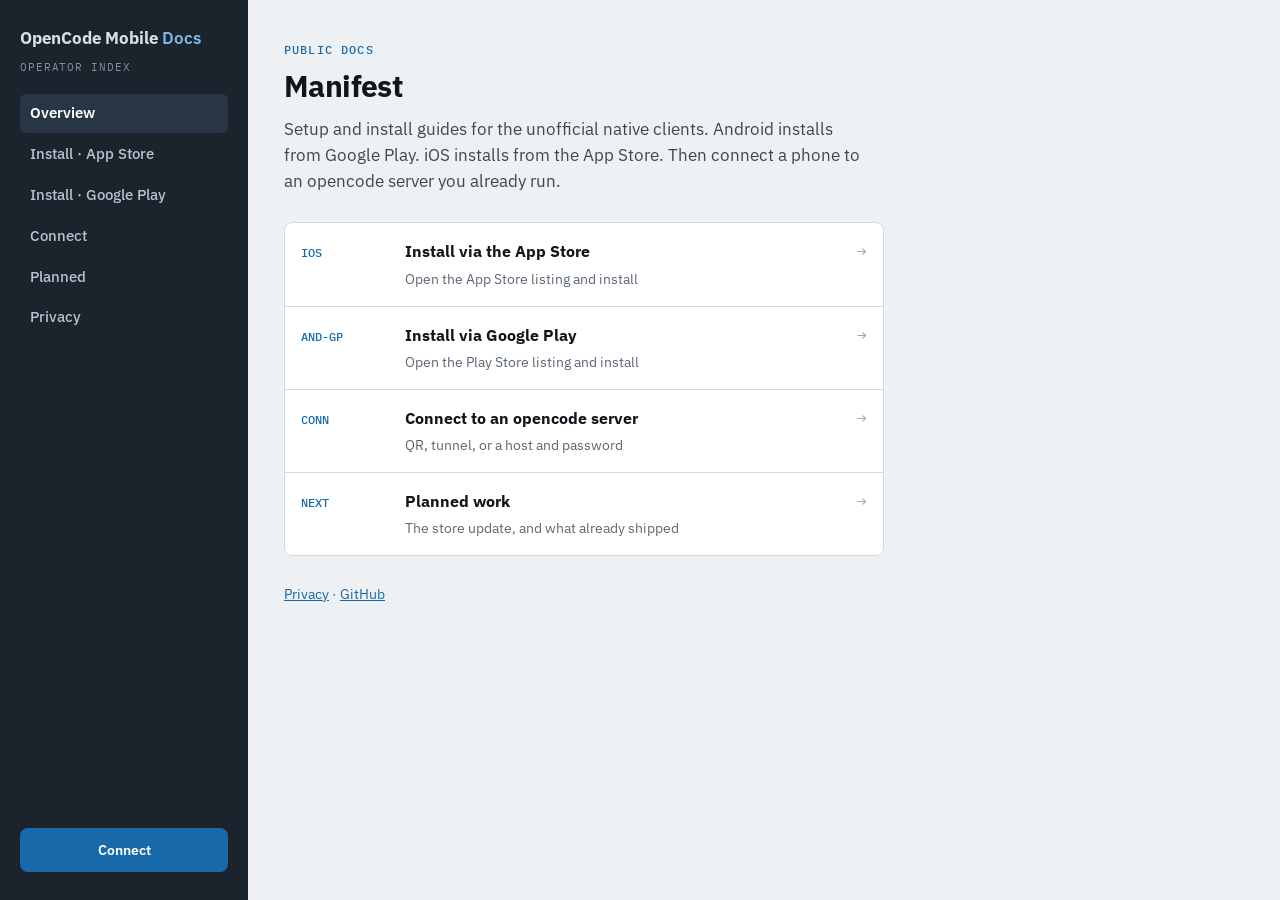
<file: index.html>
<!doctype html>
<html lang="en">
<head>
<meta charset="utf-8">
<meta name="viewport" content="width=device-width, initial-scale=1">
<title>OpenCode Mobile Docs</title>
<link rel="preconnect" href="https://fonts.googleapis.com">
<link rel="preconnect" href="https://fonts.gstatic.com" crossorigin>
<link href="https://fonts.googleapis.com/css2?family=IBM+Plex+Mono:wght@400;500;600&family=IBM+Plex+Sans:wght@400;500;600;700&display=swap" rel="stylesheet">
<link rel="stylesheet" href="./assets/site.css">
</head>
<body>
  <div class="shell">
    <aside class="site-rail">
      <a class="site-brand" href="./">OpenCode Mobile <span>Docs</span></a>
      <div class="site-tag">Operator index</div>
      <nav class="site-nav" aria-label="Site">
        <a href="./" aria-current="page">Overview</a>
        <a href="./install-app-store/">Install · App Store</a>
        <a href="./install-play-internal/">Install · Google Play</a>
        <a href="./connecting/">Connect</a>
        <a href="./planned/">Planned</a>
        <a href="./privacy/">Privacy</a>
      </nav>
      <a class="site-access" href="./connecting/">Connect</a>
    </aside>
    <main class="page">
      <div class="eyebrow">Public docs</div>
      <h1>Manifest</h1>
      <p class="lede">
        Setup and install guides for the unofficial native clients.
        Android installs from Google Play. iOS installs from the App Store.
        Then connect a phone to an opencode server you already run.
      </p>

      <div class="manifest">
        <a class="manifest-row" href="./install-app-store/">
          <span class="code">IOS</span>
          <span>
            <strong>Install via the App Store</strong>
            <em>Open the App Store listing and install</em>
          </span>
          <span class="arrow">→</span>
        </a>
        <a class="manifest-row" href="./install-play-internal/">
          <span class="code">AND-GP</span>
          <span>
            <strong>Install via Google Play</strong>
            <em>Open the Play Store listing and install</em>
          </span>
          <span class="arrow">→</span>
        </a>
        <a class="manifest-row" href="./connecting/">
          <span class="code">CONN</span>
          <span>
            <strong>Connect to an opencode server</strong>
            <em>QR, tunnel, or a host and password</em>
          </span>
          <span class="arrow">→</span>
        </a>
        <a class="manifest-row" href="./planned/">
          <span class="code">NEXT</span>
          <span>
            <strong>Planned work</strong>
            <em>The store update, and what already shipped</em>
          </span>
          <span class="arrow">→</span>
        </a>
      </div>

      <p class="footer">
        <a href="./privacy/">Privacy</a>
        · <a href="https://github.com/opencode-mobile/opencode-mobile-docs">GitHub</a>
      </p>
    </main>
  </div>
</body>
</html>
</file>
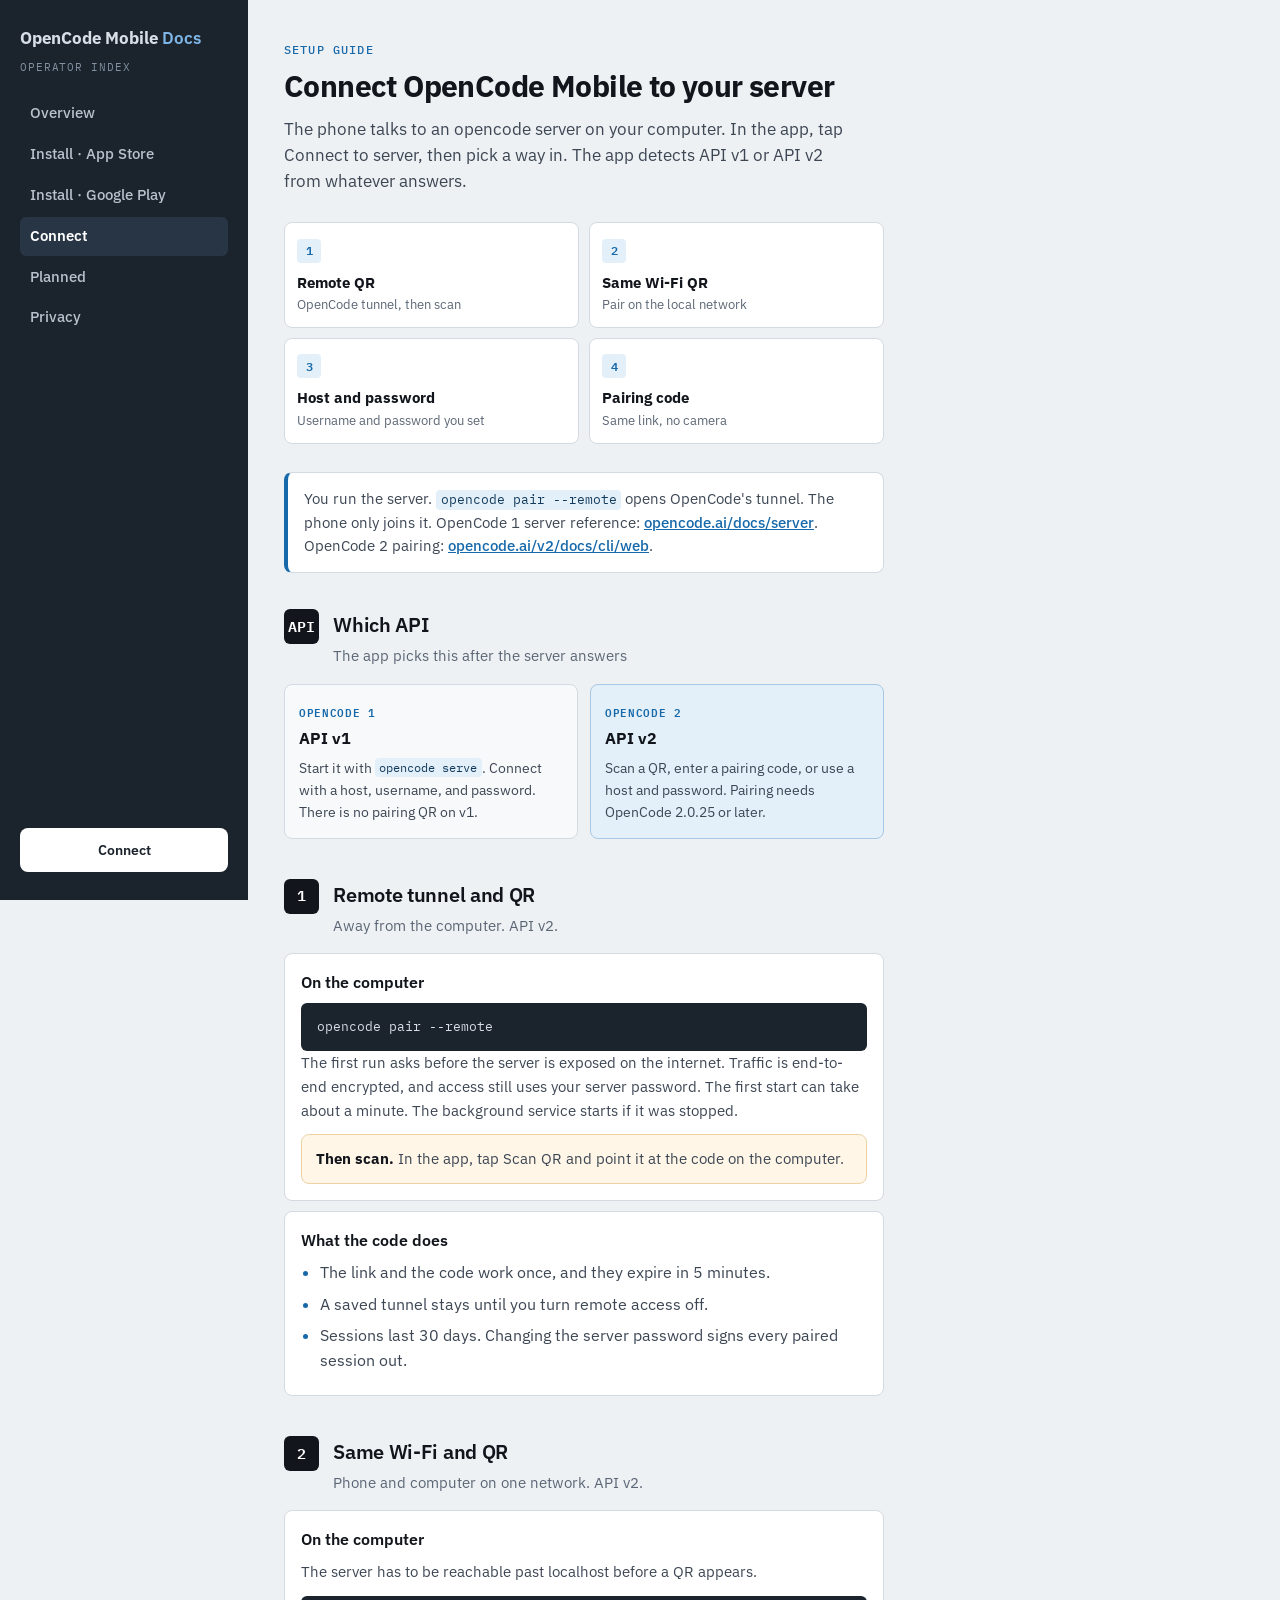
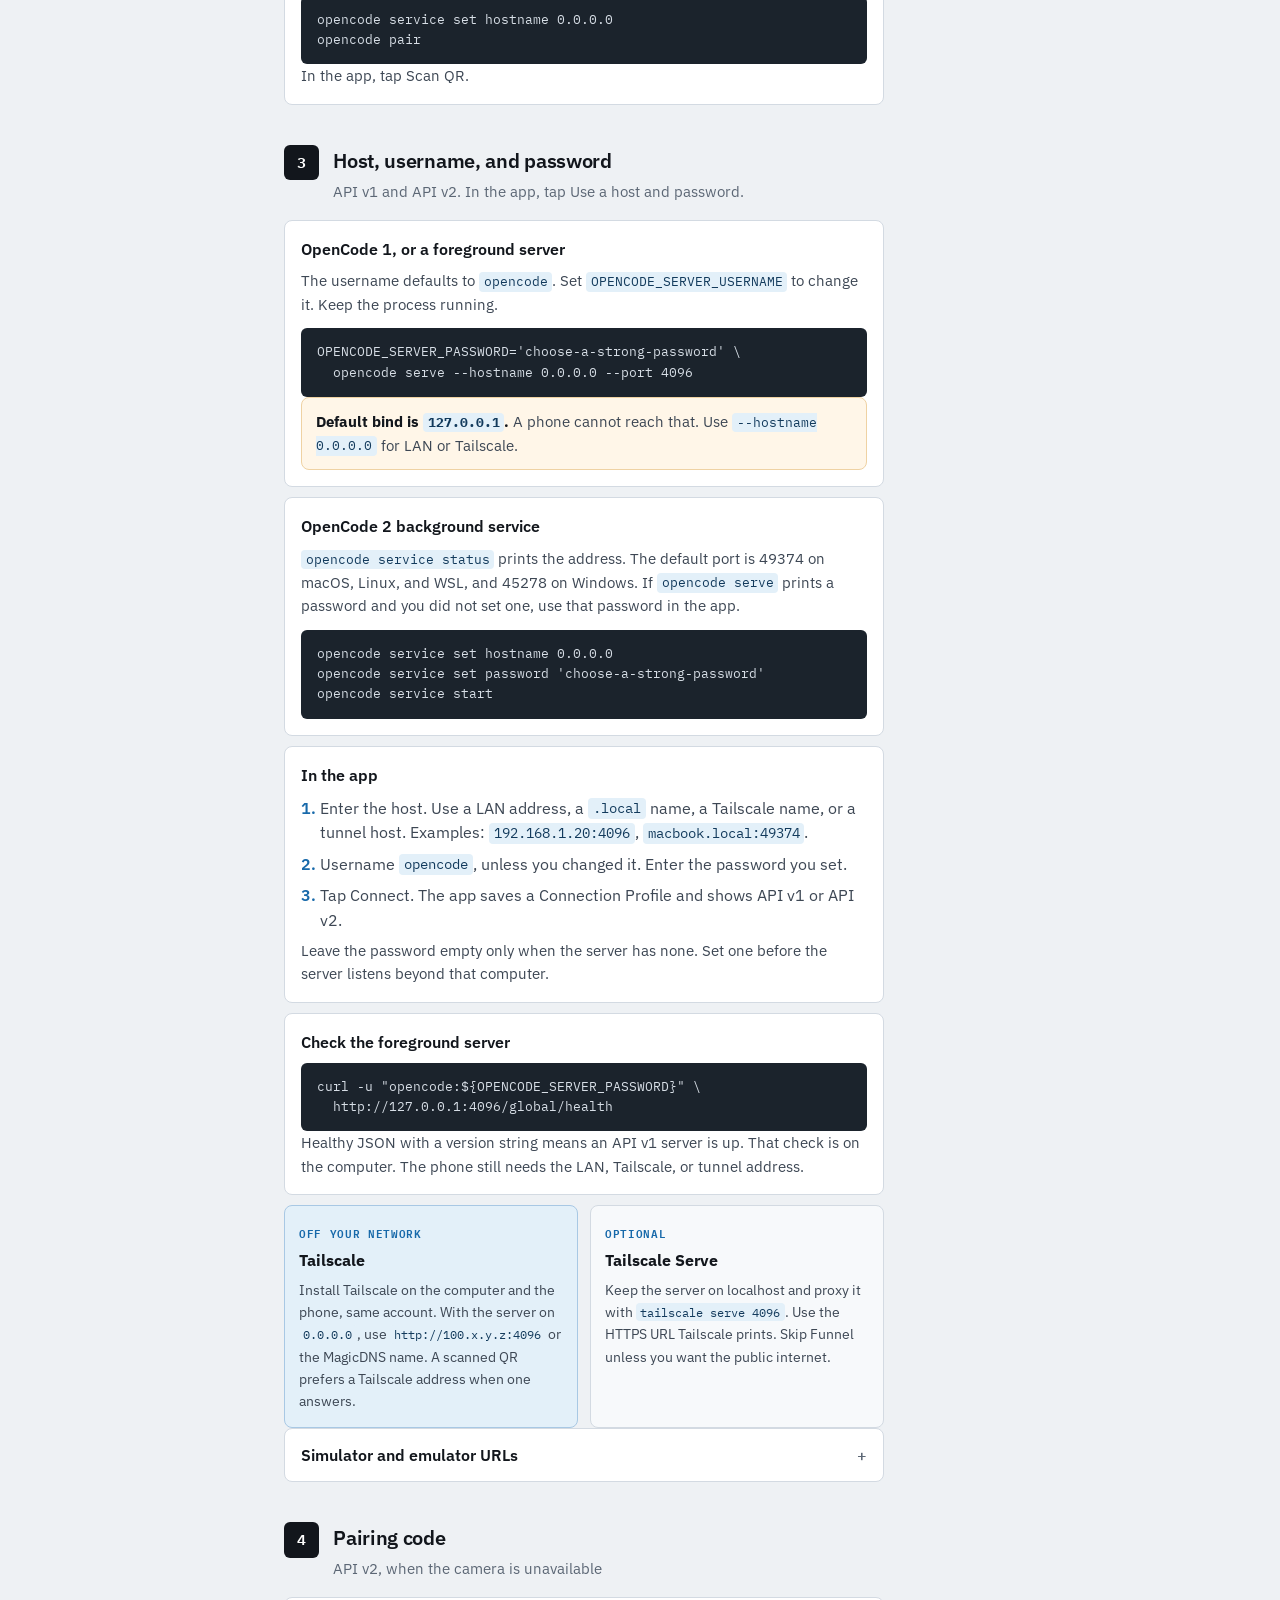
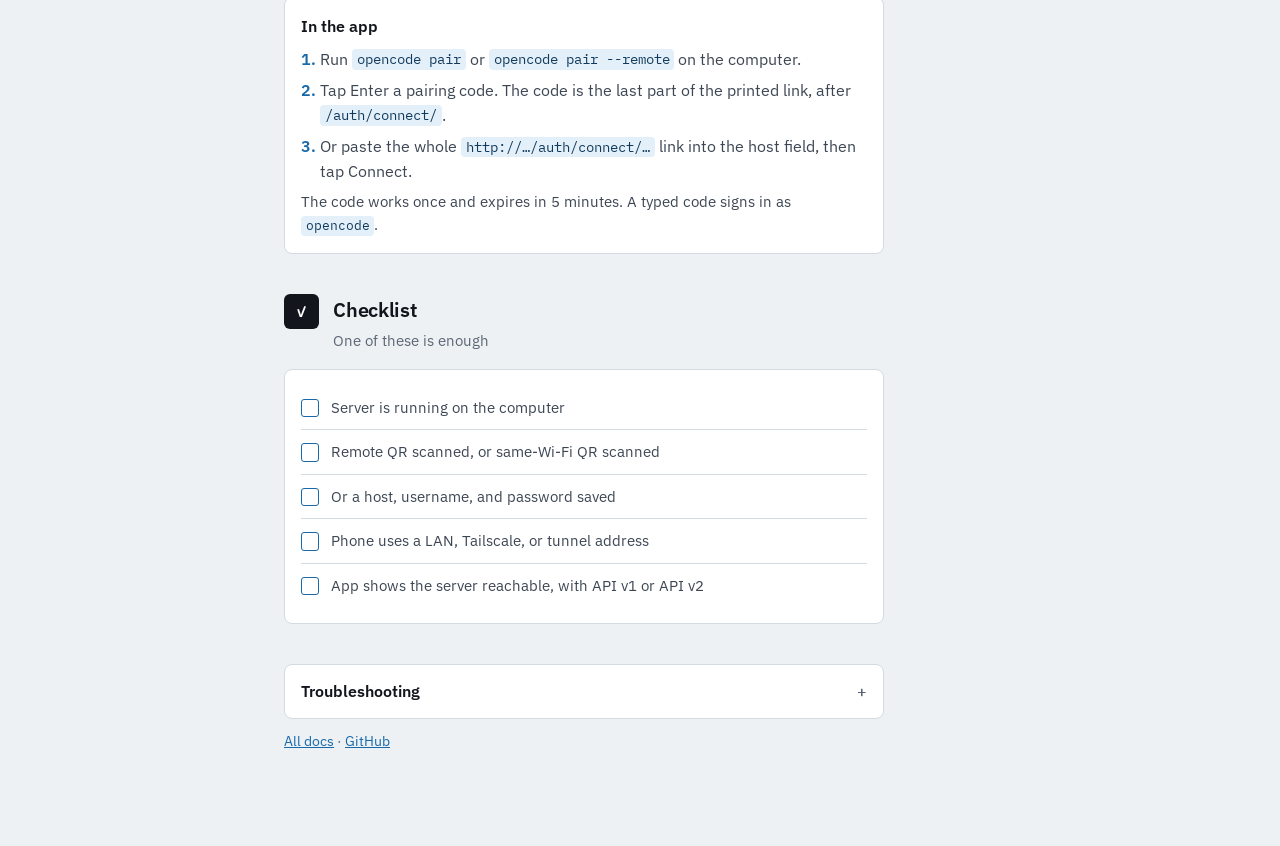
<file: connecting/index.html>
<!doctype html>
<html lang="en">
<head>
<meta charset="utf-8">
<meta name="viewport" content="width=device-width, initial-scale=1">
<title>Connect OpenCode Mobile</title>
<link rel="preconnect" href="https://fonts.googleapis.com">
<link rel="preconnect" href="https://fonts.gstatic.com" crossorigin>
<link href="https://fonts.googleapis.com/css2?family=IBM+Plex+Mono:wght@400;500;600&family=IBM+Plex+Sans:wght@400;500;600;700&display=swap" rel="stylesheet">
<link rel="stylesheet" href="../assets/site.css">
</head>
<body>
  <div class="shell">
    <aside class="site-rail">
      <a class="site-brand" href="../">OpenCode Mobile <span>Docs</span></a>
      <div class="site-tag">Operator index</div>
      <nav class="site-nav" aria-label="Site">
        <a href="../">Overview</a>
        <a href="../install-app-store/">Install · App Store</a>
        <a href="../install-play-internal/">Install · Google Play</a>
        <a href="../connecting/" aria-current="page">Connect</a>
        <a href="../planned/">Planned</a>
        <a href="../privacy/">Privacy</a>
      </nav>
      <a class="site-access" href="../connecting/" aria-current="page">Connect</a>
    </aside>
    <main class="page">
    <div class="eyebrow">Setup guide</div>
    <h1>Connect OpenCode Mobile to your server</h1>
    <p class="lede">
      The phone talks to an opencode server on your computer. In the app, tap Connect to server, then pick a way in. The app detects API v1 or API v2 from whatever answers.
    </p>

    <div class="path cols-4" aria-label="Connection options">
      <a href="#remote">
        <span class="n">1</span>
        <strong>Remote QR</strong>
        <span>OpenCode tunnel, then scan</span>
      </a>
      <a href="#wifi">
        <span class="n">2</span>
        <strong>Same Wi-Fi QR</strong>
        <span>Pair on the local network</span>
      </a>
      <a href="#password">
        <span class="n">3</span>
        <strong>Host and password</strong>
        <span>Username and password you set</span>
      </a>
      <a href="#code">
        <span class="n">4</span>
        <strong>Pairing code</strong>
        <span>Same link, no camera</span>
      </a>
    </div>

    <p class="note">
      You run the server. <code>opencode pair --remote</code> opens OpenCode's tunnel. The phone only joins it.
      OpenCode 1 server reference: <a href="https://opencode.ai/docs/server/">opencode.ai/docs/server</a>.
      OpenCode 2 pairing: <a href="https://opencode.ai/v2/docs/cli/web/">opencode.ai/v2/docs/cli/web</a>.
    </p>

    <section id="api">
      <div class="section-head">
        <div class="step-badge">API</div>
        <div>
          <h2>Which API</h2>
          <p>The app picks this after the server answers</p>
        </div>
      </div>
      <div class="grid-2">
        <div class="option">
          <span class="label">OpenCode 1</span>
          <h3>API v1</h3>
          <p>Start it with <code>opencode serve</code>. Connect with a host, username, and password. There is no pairing QR on v1.</p>
        </div>
        <div class="option preferred">
          <span class="label">OpenCode 2</span>
          <h3>API v2</h3>
          <p>Scan a QR, enter a pairing code, or use a host and password. Pairing needs OpenCode 2.0.25 or later.</p>
        </div>
      </div>
    </section>

    <section id="remote">
      <div class="section-head">
        <div class="step-badge">1</div>
        <div>
          <h2>Remote tunnel and QR</h2>
          <p>Away from the computer. API v2.</p>
        </div>
      </div>
      <div class="card">
        <h3>On the computer</h3>
        <pre><code>opencode pair --remote</code></pre>
        <p>The first run asks before the server is exposed on the internet. Traffic is end-to-end encrypted, and access still uses your server password. The first start can take about a minute. The background service starts if it was stopped.</p>
        <p class="callout">
          <strong>Then scan.</strong> In the app, tap Scan QR and point it at the code on the computer.
        </p>
      </div>
      <div class="card">
        <h3>What the code does</h3>
        <ul class="clean">
          <li>The link and the code work once, and they expire in 5 minutes.</li>
          <li>A saved tunnel stays until you turn remote access off.</li>
          <li>Sessions last 30 days. Changing the server password signs every paired session out.</li>
        </ul>
      </div>
    </section>

    <section id="wifi">
      <div class="section-head">
        <div class="step-badge">2</div>
        <div>
          <h2>Same Wi-Fi and QR</h2>
          <p>Phone and computer on one network. API v2.</p>
        </div>
      </div>
      <div class="card">
        <h3>On the computer</h3>
        <p>The server has to be reachable past localhost before a QR appears.</p>
        <pre><code>opencode service set hostname 0.0.0.0
opencode pair</code></pre>
        <p>In the app, tap Scan QR.</p>
      </div>
    </section>

    <section id="password">
      <div class="section-head">
        <div class="step-badge">3</div>
        <div>
          <h2>Host, username, and password</h2>
          <p>API v1 and API v2. In the app, tap Use a host and password.</p>
        </div>
      </div>

      <div class="card">
        <h3>OpenCode 1, or a foreground server</h3>
        <p>The username defaults to <code>opencode</code>. Set <code>OPENCODE_SERVER_USERNAME</code> to change it. Keep the process running.</p>
        <pre><code>OPENCODE_SERVER_PASSWORD='choose-a-strong-password' \
  opencode serve --hostname 0.0.0.0 --port 4096</code></pre>
        <p class="callout">
          <strong>Default bind is <code>127.0.0.1</code>.</strong> A phone cannot reach that. Use <code>--hostname 0.0.0.0</code> for LAN or Tailscale.
        </p>
      </div>

      <div class="card">
        <h3>OpenCode 2 background service</h3>
        <p><code>opencode service status</code> prints the address. The default port is 49374 on macOS, Linux, and WSL, and 45278 on Windows. If <code>opencode serve</code> prints a password and you did not set one, use that password in the app.</p>
        <pre><code>opencode service set hostname 0.0.0.0
opencode service set password 'choose-a-strong-password'
opencode service start</code></pre>
      </div>

      <div class="card">
        <h3>In the app</h3>
        <ol class="clean">
          <li>Enter the host. Use a LAN address, a <code>.local</code> name, a Tailscale name, or a tunnel host. Examples: <code>192.168.1.20:4096</code>, <code>macbook.local:49374</code>.</li>
          <li>Username <code>opencode</code>, unless you changed it. Enter the password you set.</li>
          <li>Tap Connect. The app saves a Connection Profile and shows API v1 or API v2.</li>
        </ol>
        <p>Leave the password empty only when the server has none. Set one before the server listens beyond that computer.</p>
      </div>

      <div class="card">
        <h3>Check the foreground server</h3>
        <pre><code>curl -u "opencode:${OPENCODE_SERVER_PASSWORD}" \
  http://127.0.0.1:4096/global/health</code></pre>
        <p>Healthy JSON with a version string means an API v1 server is up. That check is on the computer. The phone still needs the LAN, Tailscale, or tunnel address.</p>
      </div>

      <div class="grid-2">
        <div class="option preferred">
          <span class="label">Off your network</span>
          <h3>Tailscale</h3>
          <p>Install Tailscale on the computer and the phone, same account. With the server on <code>0.0.0.0</code>, use <code>http://100.x.y.z:4096</code> or the MagicDNS name. A scanned QR prefers a Tailscale address when one answers.</p>
        </div>
        <div class="option">
          <span class="label">Optional</span>
          <h3>Tailscale Serve</h3>
          <p>Keep the server on localhost and proxy it with <code>tailscale serve 4096</code>. Use the HTTPS URL Tailscale prints. Skip Funnel unless you want the public internet.</p>
        </div>
      </div>

      <details>
        <summary>Simulator and emulator URLs</summary>
        <div class="body">
          <table>
            <thead>
              <tr><th>Target</th><th>Base URL</th></tr>
            </thead>
            <tbody>
              <tr><td>iOS Simulator on the same Mac</td><td><code>http://127.0.0.1:4096</code></td></tr>
              <tr><td>Android emulator</td><td><code>http://10.0.2.2:4096</code></td></tr>
              <tr><td>Physical phone</td><td>LAN, Tailscale, or the remote tunnel</td></tr>
            </tbody>
          </table>
          <p style="margin:12px 0 0;color:var(--ink-soft);font-size:0.92rem">
            Use the port your server actually printed. OpenCode 2's background service is often 49374. The 4096 examples above are for <code>opencode serve</code>.
          </p>
        </div>
      </details>
    </section>

    <section id="code">
      <div class="section-head">
        <div class="step-badge">4</div>
        <div>
          <h2>Pairing code</h2>
          <p>API v2, when the camera is unavailable</p>
        </div>
      </div>
      <div class="card">
        <h3>In the app</h3>
        <ol class="clean">
          <li>Run <code>opencode pair</code> or <code>opencode pair --remote</code> on the computer.</li>
          <li>Tap Enter a pairing code. The code is the last part of the printed link, after <code>/auth/connect/</code>.</li>
          <li>Or paste the whole <code>http://…/auth/connect/…</code> link into the host field, then tap Connect.</li>
        </ol>
        <p>The code works once and expires in 5 minutes. A typed code signs in as <code>opencode</code>.</p>
      </div>
    </section>

    <section id="checklist">
      <div class="section-head">
        <div class="step-badge">✓</div>
        <div>
          <h2>Checklist</h2>
          <p>One of these is enough</p>
        </div>
      </div>
      <div class="card">
        <ul class="checklist">
          <li><span class="box" aria-hidden="true"></span><span>Server is running on the computer</span></li>
          <li><span class="box" aria-hidden="true"></span><span>Remote QR scanned, or same-Wi-Fi QR scanned</span></li>
          <li><span class="box" aria-hidden="true"></span><span>Or a host, username, and password saved</span></li>
          <li><span class="box" aria-hidden="true"></span><span>Phone uses a LAN, Tailscale, or tunnel address</span></li>
          <li><span class="box" aria-hidden="true"></span><span>App shows the server reachable, with API v1 or API v2</span></li>
        </ul>
      </div>
    </section>

    <details>
      <summary>Troubleshooting</summary>
      <div class="body">
        <table>
          <thead>
            <tr><th>Symptom</th><th>Likely cause</th></tr>
          </thead>
          <tbody>
            <tr>
              <td>QR never prints</td>
              <td>Server still bound to localhost. Set hostname to <code>0.0.0.0</code>, or run <code>opencode pair --remote</code>.</td>
            </tr>
            <tr>
              <td>Scan fails</td>
              <td>Code expired after 5 minutes, or pairing changed. Use a host and password, or type a fresh pairing code.</td>
            </tr>
            <tr>
              <td>Unreachable or timeout</td>
              <td>Server stopped, still on <code>127.0.0.1</code>, wrong port, phone on another network, or Tailscale offline.</td>
            </tr>
            <tr>
              <td>Authentication failed</td>
              <td>Wrong username or password. A new server password signs existing sessions out.</td>
            </tr>
            <tr>
              <td>Works in the simulator, not on the phone</td>
              <td>The phone needs a LAN, Tailscale, or tunnel address.</td>
            </tr>
            <tr>
              <td>Android emulator cannot reach the host</td>
              <td>Use <code>http://10.0.2.2:4096</code>, or the port the server printed.</td>
            </tr>
            <tr>
              <td>Saved tunnel stops working</td>
              <td>Remote access was turned off. Run <code>opencode pair --remote</code> again and scan.</td>
            </tr>
          </tbody>
        </table>
      </div>
    </details>

    <p class="footer">
      <a href="../">All docs</a>
      · <a href="https://github.com/opencode-mobile/opencode-mobile-docs">GitHub</a>
    </p>
  </main>
  </div>
</body>
</html>
</file>
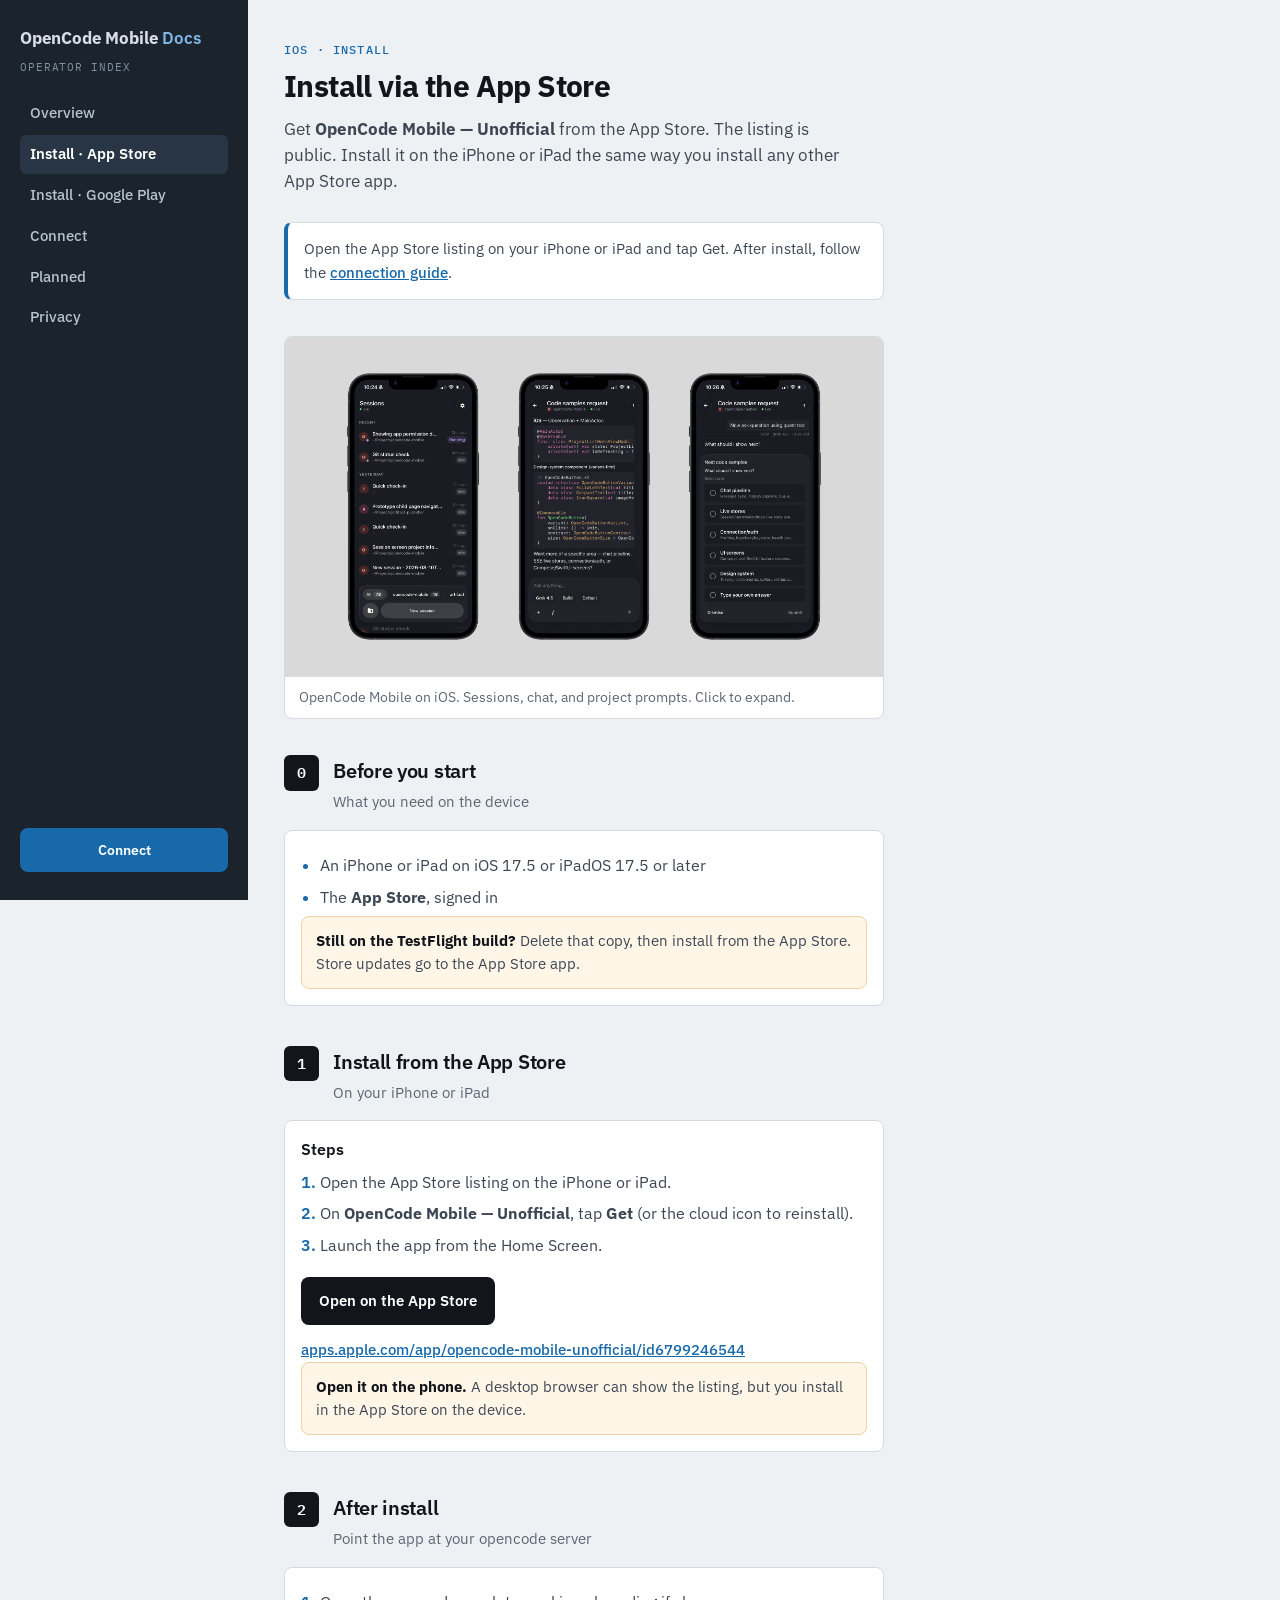
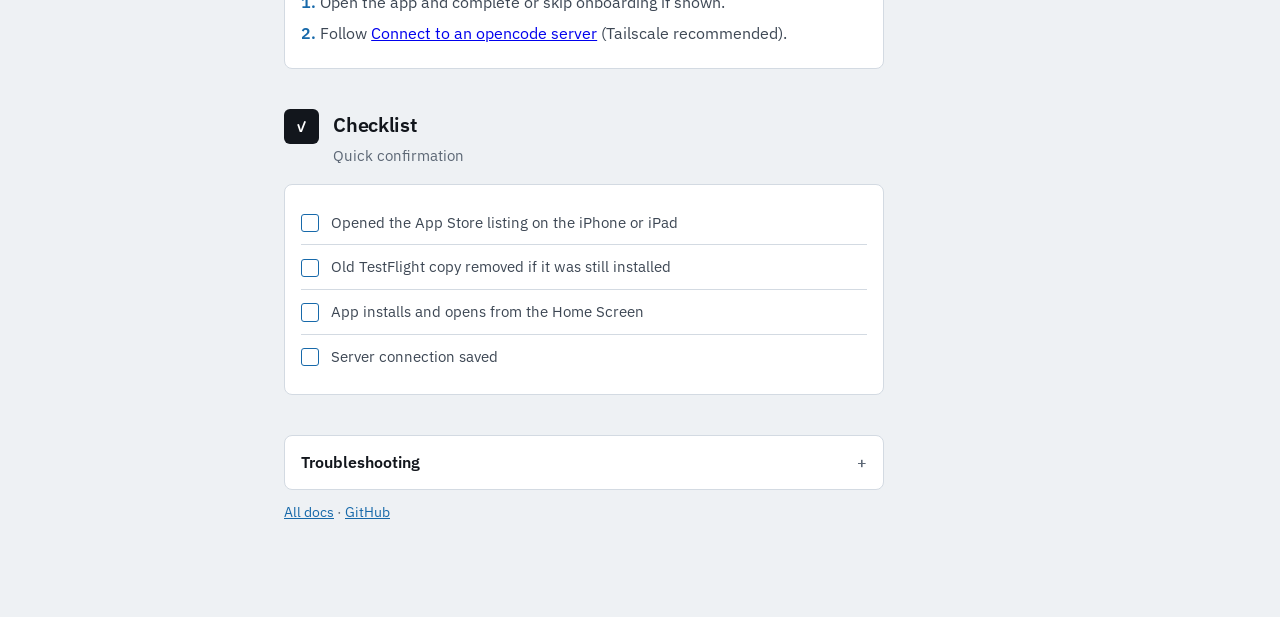
<file: install-app-store/index.html>
<!doctype html>
<html lang="en">
<head>
<meta charset="utf-8">
<meta name="viewport" content="width=device-width, initial-scale=1">
<title>Install via the App Store — OpenCode Mobile</title>
<link rel="preconnect" href="https://fonts.googleapis.com">
<link rel="preconnect" href="https://fonts.gstatic.com" crossorigin>
<link href="https://fonts.googleapis.com/css2?family=IBM+Plex+Mono:wght@400;500;600&family=IBM+Plex+Sans:wght@400;500;600;700&display=swap" rel="stylesheet">
<link rel="stylesheet" href="../assets/site.css">
</head>
<body>
  <div class="shell">
    <aside class="site-rail">
      <a class="site-brand" href="../">OpenCode Mobile <span>Docs</span></a>
      <div class="site-tag">Operator index</div>
      <nav class="site-nav" aria-label="Site">
        <a href="../">Overview</a>
        <a href="../install-app-store/" aria-current="page">Install · App Store</a>
        <a href="../install-play-internal/">Install · Google Play</a>
        <a href="../connecting/">Connect</a>
        <a href="../planned/">Planned</a>
        <a href="../privacy/">Privacy</a>
      </nav>
      <a class="site-access" href="../connecting/">Connect</a>
    </aside>
    <main class="page">
    <div class="eyebrow">iOS · install</div>
    <h1>Install via the App Store</h1>
    <p class="lede">
      Get <strong>OpenCode Mobile — Unofficial</strong> from the App Store.
      The listing is public. Install it on the iPhone or iPad the same way you install any other App Store app.
    </p>

    <p class="note">
      Open the App Store listing on your iPhone or iPad and tap Get.
      After install, follow the <a href="../connecting/">connection guide</a>.
    </p>

    <figure class="figure">
      <button
        type="button"
        class="figure-expand"
        data-lightbox-src="../assets/ios-screenshots.png"
        data-lightbox-alt="Three iOS screenshots of OpenCode Mobile: sessions list, chat with code, and a status update prompt"
        aria-label="Expand iOS screenshots"
      >
        <img
          src="../assets/ios-screenshots.png"
          alt="Three iOS screenshots of OpenCode Mobile: sessions list, chat with code, and a status update prompt"
          width="4577"
          height="2601"
          loading="lazy"
          decoding="async"
        >
      </button>
      <figcaption>OpenCode Mobile on iOS. Sessions, chat, and project prompts. Click to expand.</figcaption>
    </figure>

    <section id="before">
      <div class="section-head">
        <div class="step-badge">0</div>
        <div>
          <h2>Before you start</h2>
          <p>What you need on the device</p>
        </div>
      </div>
      <div class="card">
        <ul class="clean">
          <li>An iPhone or iPad on iOS 17.5 or iPadOS 17.5 or later</li>
          <li>The <strong>App Store</strong>, signed in</li>
        </ul>
        <p class="callout">
          <strong>Still on the TestFlight build?</strong> Delete that copy, then install from the App Store.
          Store updates go to the App Store app.
        </p>
      </div>
    </section>

    <section id="install">
      <div class="section-head">
        <div class="step-badge">1</div>
        <div>
          <h2>Install from the App Store</h2>
          <p>On your iPhone or iPad</p>
        </div>
      </div>

      <div class="card">
        <h3>Steps</h3>
        <ol class="clean">
          <li>Open the App Store listing on the iPhone or iPad.</li>
          <li>On <strong>OpenCode Mobile — Unofficial</strong>, tap <strong>Get</strong> (or the cloud icon to reinstall).</li>
          <li>Launch the app from the Home Screen.</li>
        </ol>
        <p style="margin-top:16px;margin-bottom:0">
          <a class="cta" href="https://apps.apple.com/app/opencode-mobile-unofficial/id6799246544" target="_blank" rel="noopener noreferrer">Open on the App Store</a>
        </p>
        <a class="cta-secondary" href="https://apps.apple.com/app/opencode-mobile-unofficial/id6799246544" target="_blank" rel="noopener noreferrer">apps.apple.com/app/opencode-mobile-unofficial/id6799246544</a>
        <p class="callout">
          <strong>Open it on the phone.</strong> A desktop browser can show the listing, but you install in the App Store on the device.
        </p>
      </div>
    </section>

    <section id="next">
      <div class="section-head">
        <div class="step-badge">2</div>
        <div>
          <h2>After install</h2>
          <p>Point the app at your opencode server</p>
        </div>
      </div>
      <div class="card">
        <ol class="clean">
          <li>Open the app and complete or skip onboarding if shown.</li>
          <li>Follow <a href="../connecting/">Connect to an opencode server</a> (Tailscale recommended).</li>
        </ol>
      </div>
    </section>

    <section id="checklist">
      <div class="section-head">
        <div class="step-badge">✓</div>
        <div>
          <h2>Checklist</h2>
          <p>Quick confirmation</p>
        </div>
      </div>
      <div class="card">
        <ul class="checklist">
          <li><span class="box" aria-hidden="true"></span><span>Opened the App Store listing on the iPhone or iPad</span></li>
          <li><span class="box" aria-hidden="true"></span><span>Old TestFlight copy removed if it was still installed</span></li>
          <li><span class="box" aria-hidden="true"></span><span>App installs and opens from the Home Screen</span></li>
          <li><span class="box" aria-hidden="true"></span><span>Server connection saved</span></li>
        </ul>
      </div>
    </section>

    <details>
      <summary>Troubleshooting</summary>
      <div class="body">
        <table>
          <thead>
            <tr><th>Symptom</th><th>Likely cause</th></tr>
          </thead>
          <tbody>
            <tr>
              <td>Listing missing or Get unavailable</td>
              <td>App Store isn’t signed in, the device is below iOS 17.5, or the link was opened on a computer. Open it on the iPhone or iPad.</td>
            </tr>
            <tr>
              <td>TestFlight build is still the one that opens</td>
              <td>The beta copy is still installed. Delete it, then install from the App Store.</td>
            </tr>
            <tr>
              <td>Only an old build shows</td>
              <td>The App Store is still rolling out the newer release. Refresh the listing, or check again later.</td>
            </tr>
          </tbody>
        </table>
      </div>
    </details>

    <p class="footer">
      <a href="../">All docs</a>
      · <a href="https://github.com/opencode-mobile/opencode-mobile-docs">GitHub</a>
    </p>
  </main>
  </div>
  <script src="../assets/lightbox.js" defer></script>
</body>
</html>
</file>
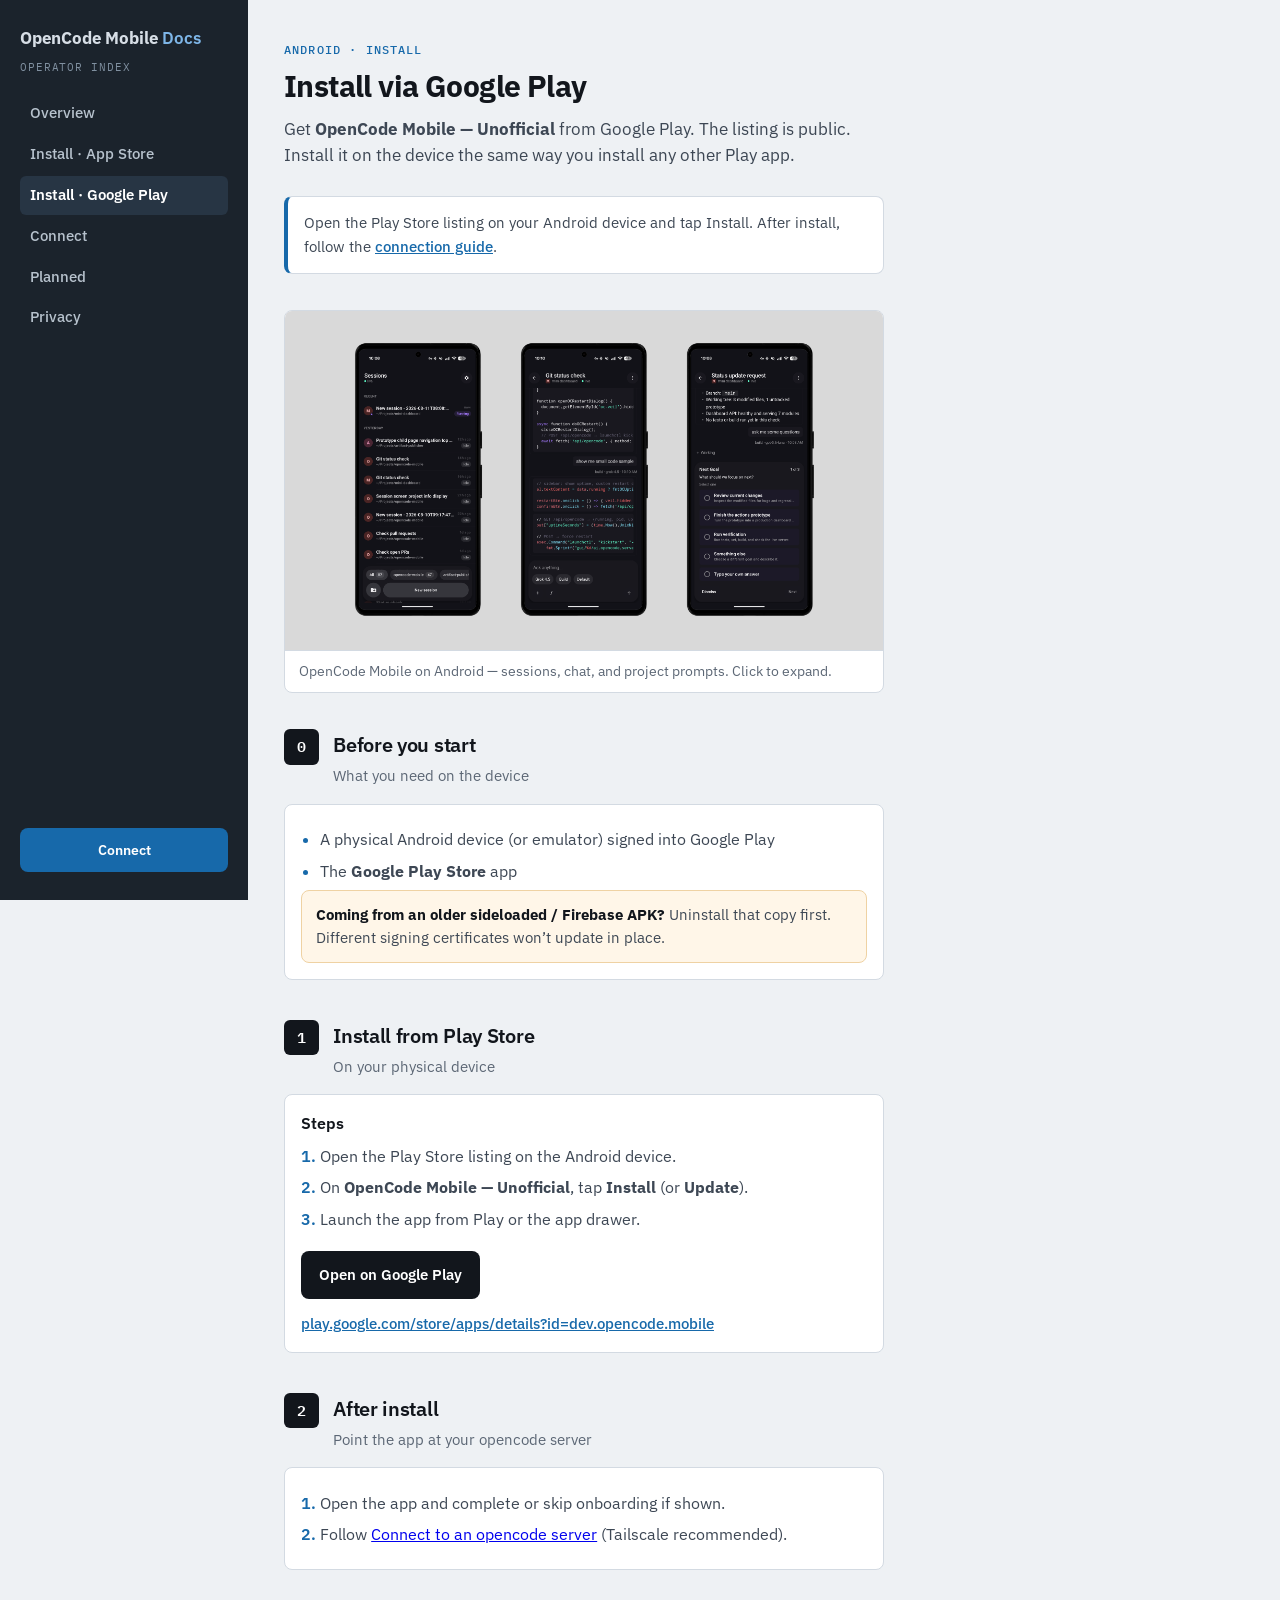
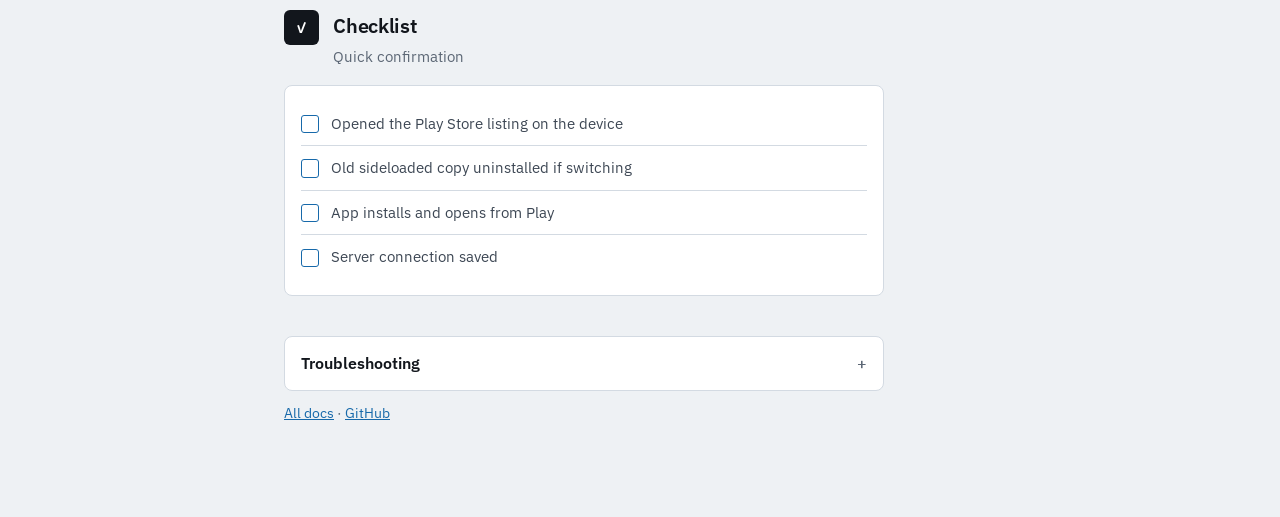
<file: install-play-internal/index.html>
<!doctype html>
<html lang="en">
<head>
<meta charset="utf-8">
<meta name="viewport" content="width=device-width, initial-scale=1">
<title>Install via Google Play — OpenCode Mobile</title>
<link rel="preconnect" href="https://fonts.googleapis.com">
<link rel="preconnect" href="https://fonts.gstatic.com" crossorigin>
<link href="https://fonts.googleapis.com/css2?family=IBM+Plex+Mono:wght@400;500;600&family=IBM+Plex+Sans:wght@400;500;600;700&display=swap" rel="stylesheet">
<link rel="stylesheet" href="../assets/site.css">
</head>
<body>
  <div class="shell">
    <aside class="site-rail">
      <a class="site-brand" href="../">OpenCode Mobile <span>Docs</span></a>
      <div class="site-tag">Operator index</div>
      <nav class="site-nav" aria-label="Site">
        <a href="../">Overview</a>
        <a href="../install-app-store/">Install · App Store</a>
        <a href="../install-play-internal/" aria-current="page">Install · Google Play</a>
        <a href="../connecting/">Connect</a>
        <a href="../planned/">Planned</a>
        <a href="../privacy/">Privacy</a>
      </nav>
      <a class="site-access" href="../connecting/">Connect</a>
    </aside>
    <main class="page">
    <div class="eyebrow">Android · install</div>
    <h1>Install via Google Play</h1>
    <p class="lede">
      Get <strong>OpenCode Mobile — Unofficial</strong> from Google Play.
      The listing is public. Install it on the device the same way you install any other Play app.
    </p>

    <p class="note">
      Open the Play Store listing on your Android device and tap Install.
      After install, follow the <a href="../connecting/">connection guide</a>.
    </p>

    <figure class="figure">
      <button
        type="button"
        class="figure-expand"
        data-lightbox-src="../assets/android-screenshots.png"
        data-lightbox-alt="Three Android screenshots of OpenCode Mobile: sessions list, chat with code, and a status update prompt"
        aria-label="Expand Android screenshots"
      >
        <img
          src="../assets/android-screenshots.png"
          alt="Three Android screenshots of OpenCode Mobile: sessions list, chat with code, and a status update prompt"
          width="4577"
          height="2601"
          loading="lazy"
          decoding="async"
        >
      </button>
      <figcaption>OpenCode Mobile on Android — sessions, chat, and project prompts. Click to expand.</figcaption>
    </figure>

    <section id="before">
      <div class="section-head">
        <div class="step-badge">0</div>
        <div>
          <h2>Before you start</h2>
          <p>What you need on the device</p>
        </div>
      </div>
      <div class="card">
        <ul class="clean">
          <li>A physical Android device (or emulator) signed into Google Play</li>
          <li>The <strong>Google Play Store</strong> app</li>
        </ul>
        <p class="callout">
          <strong>Coming from an older sideloaded / Firebase APK?</strong> Uninstall that
          copy first. Different signing certificates won’t update in place.
        </p>
      </div>
    </section>

    <section id="install">
      <div class="section-head">
        <div class="step-badge">1</div>
        <div>
          <h2>Install from Play Store</h2>
          <p>On your physical device</p>
        </div>
      </div>

      <div class="card">
        <h3>Steps</h3>
        <ol class="clean">
          <li>Open the Play Store listing on the Android device.</li>
          <li>On <strong>OpenCode Mobile — Unofficial</strong>, tap <strong>Install</strong> (or <strong>Update</strong>).</li>
          <li>Launch the app from Play or the app drawer.</li>
        </ol>
        <p style="margin-top:16px;margin-bottom:0">
          <a class="cta" href="https://play.google.com/store/apps/details?id=dev.opencode.mobile" target="_blank" rel="noopener noreferrer">Open on Google Play</a>
        </p>
        <a class="cta-secondary" href="https://play.google.com/store/apps/details?id=dev.opencode.mobile" target="_blank" rel="noopener noreferrer">play.google.com/store/apps/details?id=dev.opencode.mobile</a>
      </div>
    </section>

    <section id="next">
      <div class="section-head">
        <div class="step-badge">2</div>
        <div>
          <h2>After install</h2>
          <p>Point the app at your opencode server</p>
        </div>
      </div>
      <div class="card">
        <ol class="clean">
          <li>Open the app and complete or skip onboarding if shown.</li>
          <li>Follow <a href="../connecting/">Connect to an opencode server</a> (Tailscale recommended).</li>
        </ol>
      </div>
    </section>

    <section id="checklist">
      <div class="section-head">
        <div class="step-badge">✓</div>
        <div>
          <h2>Checklist</h2>
          <p>Quick confirmation</p>
        </div>
      </div>
      <div class="card">
        <ul class="checklist">
          <li><span class="box" aria-hidden="true"></span><span>Opened the Play Store listing on the device</span></li>
          <li><span class="box" aria-hidden="true"></span><span>Old sideloaded copy uninstalled if switching</span></li>
          <li><span class="box" aria-hidden="true"></span><span>App installs and opens from Play</span></li>
          <li><span class="box" aria-hidden="true"></span><span>Server connection saved</span></li>
        </ul>
      </div>
    </section>

    <details>
      <summary>Troubleshooting</summary>
      <div class="body">
        <table>
          <thead>
            <tr><th>Symptom</th><th>Likely cause</th></tr>
          </thead>
          <tbody>
            <tr>
              <td>App listing missing or Install unavailable</td>
              <td>Play Store isn’t signed in, or this device has no Play Store. Open the listing link on the phone.</td>
            </tr>
            <tr>
              <td>Install fails / “App not installed”</td>
              <td>Existing sideloaded build still installed — uninstall it, then install from Play</td>
            </tr>
            <tr>
              <td>Only an old build shows</td>
              <td>Play is still rolling out the newer release. Refresh the store listing, or check again later.</td>
            </tr>
          </tbody>
        </table>
      </div>
    </details>

    <p class="footer">
      <a href="../">All docs</a>
      · <a href="https://github.com/opencode-mobile/opencode-mobile-docs">GitHub</a>
    </p>
  </main>
  </div>
  <script src="../assets/lightbox.js" defer></script>
</body>
</html>
</file>
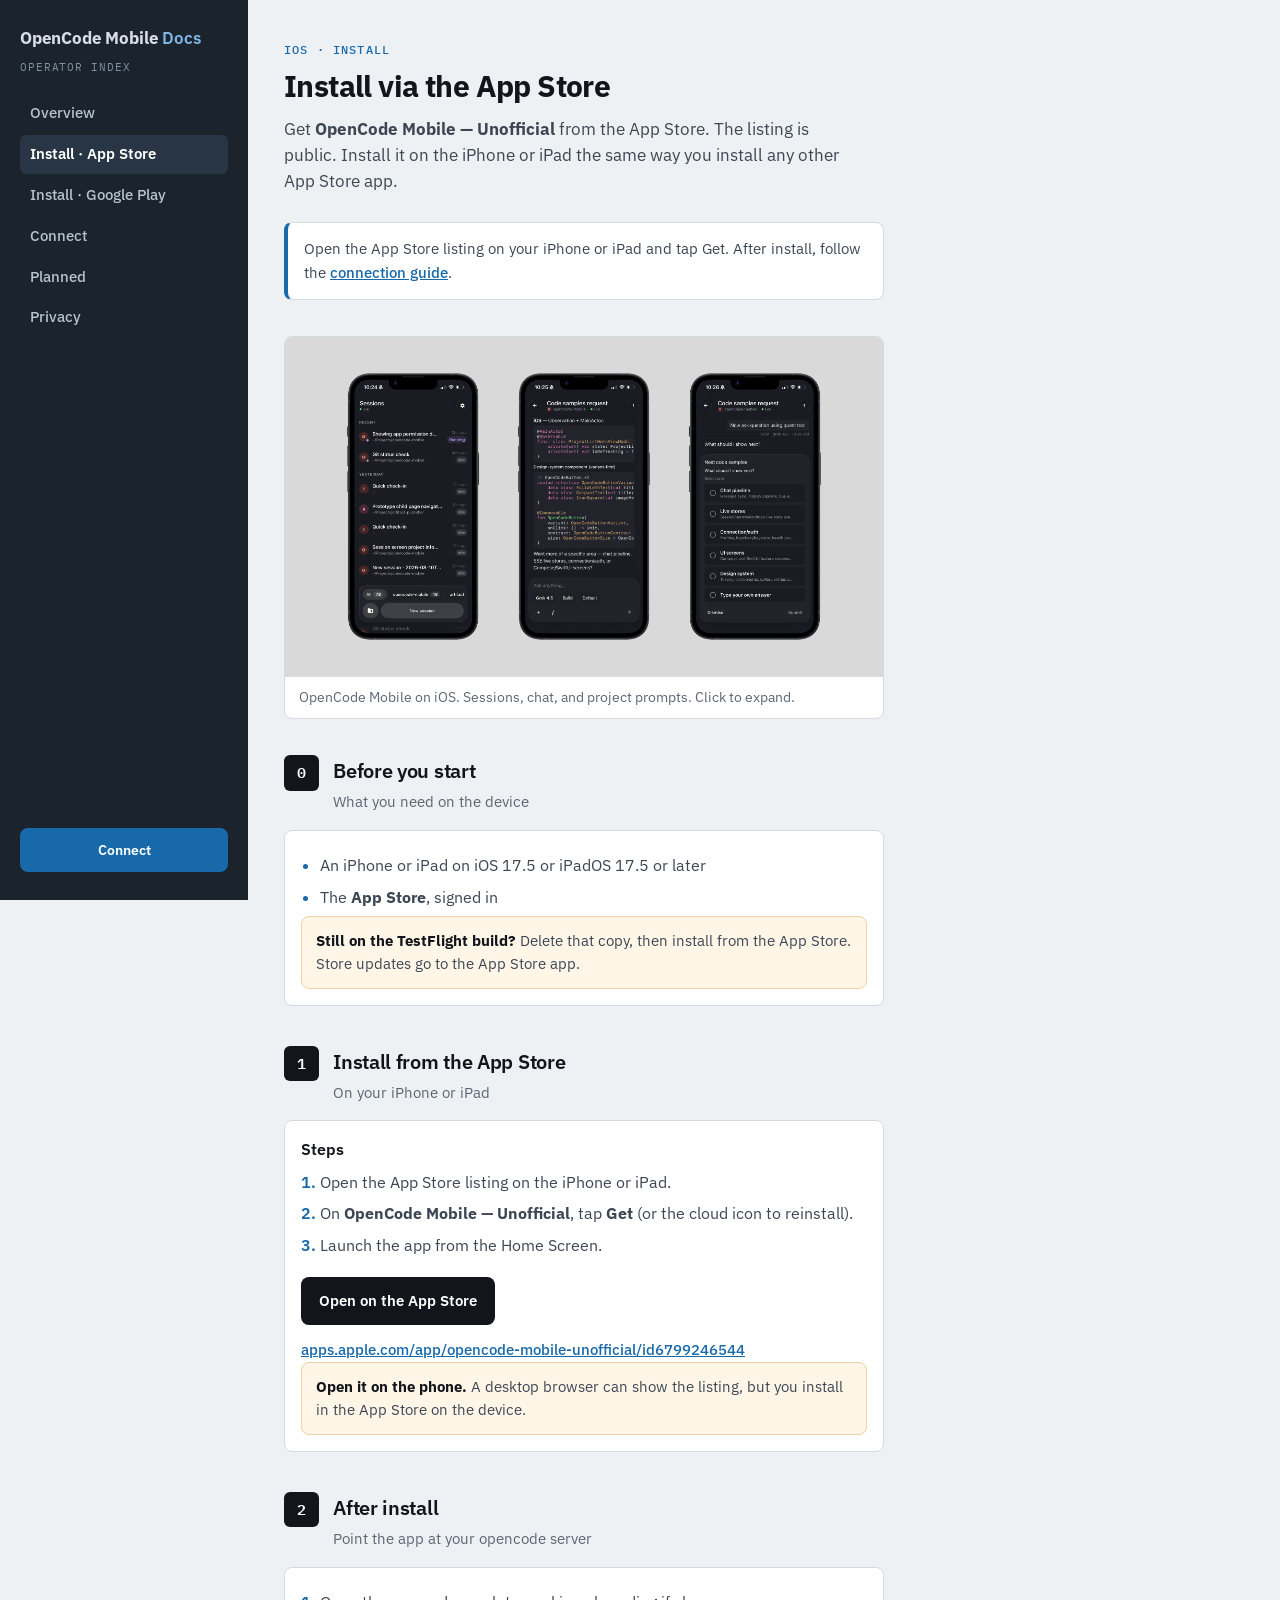
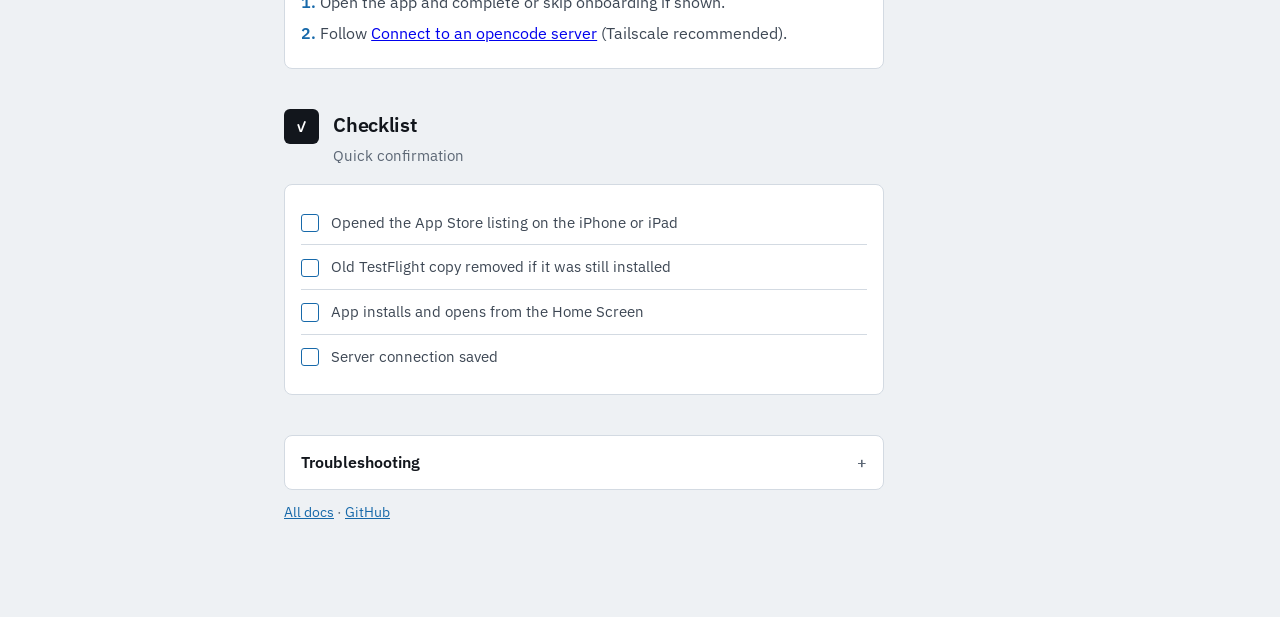
<file: install-testflight/index.html>
<!doctype html>
<html lang="en">
<head>
<meta charset="utf-8">
<meta name="viewport" content="width=device-width, initial-scale=1">
<title>Redirecting — OpenCode Mobile</title>
<meta http-equiv="refresh" content="0; url=../install-app-store/">
<link rel="canonical" href="../install-app-store/">
<script>location.replace("../install-app-store/");</script>
</head>
<body>
  <p>iOS installs from the <a href="../install-app-store/">App Store</a>.</p>
</body>
</html>
</file>
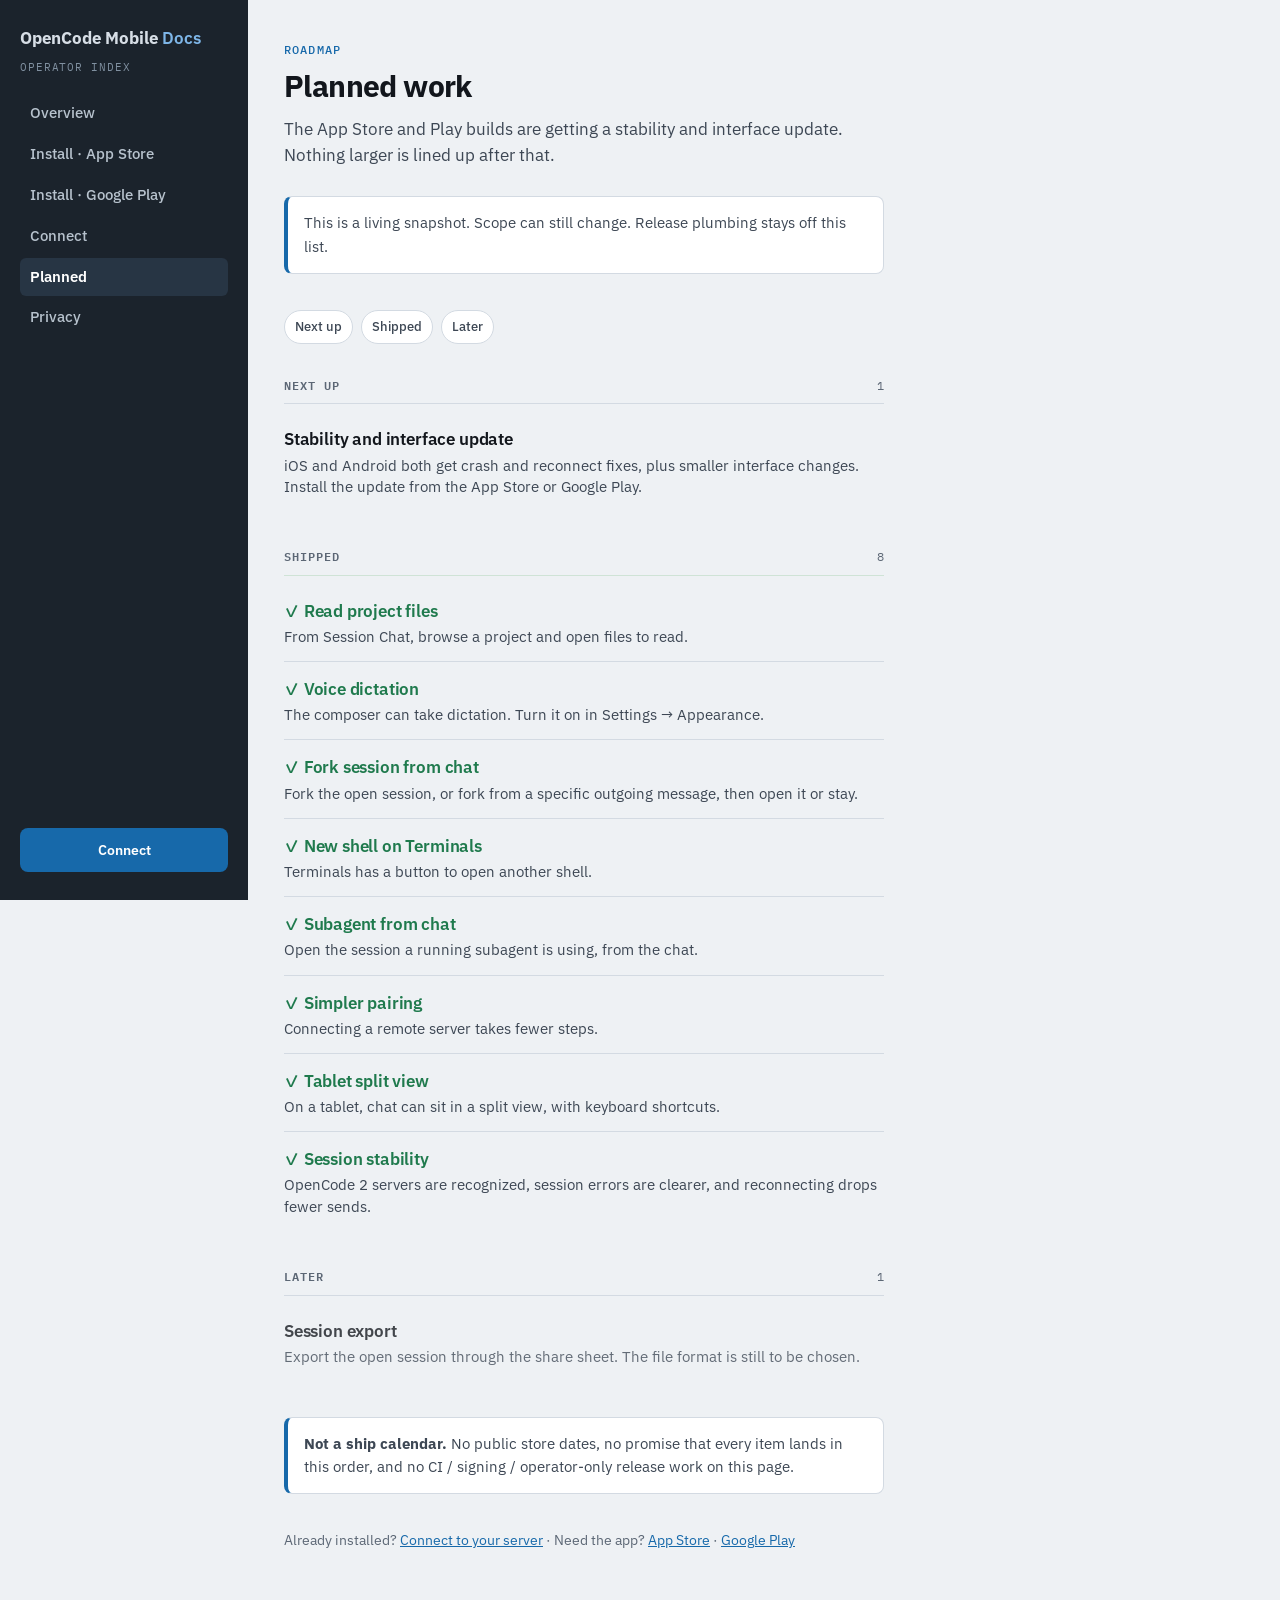
<file: planned/index.html>
<!doctype html>
<html lang="en">
<head>
<meta charset="utf-8">
<meta name="viewport" content="width=device-width, initial-scale=1">
<title>Planned work — OpenCode Mobile</title>
<link rel="preconnect" href="https://fonts.googleapis.com">
<link rel="preconnect" href="https://fonts.gstatic.com" crossorigin>
<link href="https://fonts.googleapis.com/css2?family=IBM+Plex+Mono:wght@400;500;600&family=IBM+Plex+Sans:wght@400;500;600;700&display=swap" rel="stylesheet">
<link rel="stylesheet" href="../assets/site.css">
</head>
<body>
  <div class="shell">
    <aside class="site-rail">
      <a class="site-brand" href="../">OpenCode Mobile <span>Docs</span></a>
      <div class="site-tag">Operator index</div>
      <nav class="site-nav" aria-label="Site">
        <a href="../">Overview</a>
        <a href="../install-app-store/">Install · App Store</a>
        <a href="../install-play-internal/">Install · Google Play</a>
        <a href="../connecting/">Connect</a>
        <a href="../planned/" aria-current="page">Planned</a>
        <a href="../privacy/">Privacy</a>
      </nav>
      <a class="site-access" href="../connecting/">Connect</a>
    </aside>
    <main class="page">
      <div class="eyebrow">Roadmap</div>
      <h1>Planned work</h1>
      <p class="lede">
        The App Store and Play builds are getting a stability and interface update.
        Nothing larger is lined up after that.
      </p>

      <p class="note">
        This is a living snapshot. Scope can still change.
        Release plumbing stays off this list.
      </p>

      <nav class="scan-jump" aria-label="On this page">
        <a href="#next">Next up</a>
        <a href="#shipped">Shipped</a>
        <a href="#later">Later</a>
      </nav>

      <section class="scan" id="next">
        <div class="scan-head">
          <h2>Next up</h2>
          <span class="scan-count">1</span>
        </div>
        <div class="scan-row">
          <strong>Stability and interface update</strong>
          <span>iOS and Android both get crash and reconnect fixes, plus smaller interface changes. Install the update from the App Store or Google Play.</span>
        </div>
      </section>

      <section class="scan shipped" id="shipped">
        <div class="scan-head">
          <h2>Shipped</h2>
          <span class="scan-count">8</span>
        </div>
        <div class="scan-row">
          <strong>Read project files</strong>
          <span>From Session Chat, browse a project and open files to read.</span>
        </div>
        <div class="scan-row">
          <strong>Voice dictation</strong>
          <span>The composer can take dictation. Turn it on in Settings → Appearance.</span>
        </div>
        <div class="scan-row">
          <strong>Fork session from chat</strong>
          <span>Fork the open session, or fork from a specific outgoing message, then open it or stay.</span>
        </div>
        <div class="scan-row">
          <strong>New shell on Terminals</strong>
          <span>Terminals has a button to open another shell.</span>
        </div>
        <div class="scan-row">
          <strong>Subagent from chat</strong>
          <span>Open the session a running subagent is using, from the chat.</span>
        </div>
        <div class="scan-row">
          <strong>Simpler pairing</strong>
          <span>Connecting a remote server takes fewer steps.</span>
        </div>
        <div class="scan-row">
          <strong>Tablet split view</strong>
          <span>On a tablet, chat can sit in a split view, with keyboard shortcuts.</span>
        </div>
        <div class="scan-row">
          <strong>Session stability</strong>
          <span>OpenCode 2 servers are recognized, session errors are clearer, and reconnecting drops fewer sends.</span>
        </div>
      </section>

      <section class="scan later" id="later">
        <div class="scan-head">
          <h2>Later</h2>
          <span class="scan-count">1</span>
        </div>
        <div class="scan-row">
          <strong>Session export</strong>
          <span>Export the open session through the share sheet. The file format is still to be chosen.</span>
        </div>
      </section>

      <p class="note">
        <strong>Not a ship calendar.</strong>
        No public store dates, no promise that every item lands in this order,
        and no CI / signing / operator-only release work on this page.
      </p>

      <p class="footer">
        Already installed? <a href="../connecting/">Connect to your server</a>
        · Need the app?
        <a href="../install-app-store/">App Store</a>
        · <a href="../install-play-internal/">Google Play</a>
      </p>
    </main>
  </div>
</body>
</html>
</file>
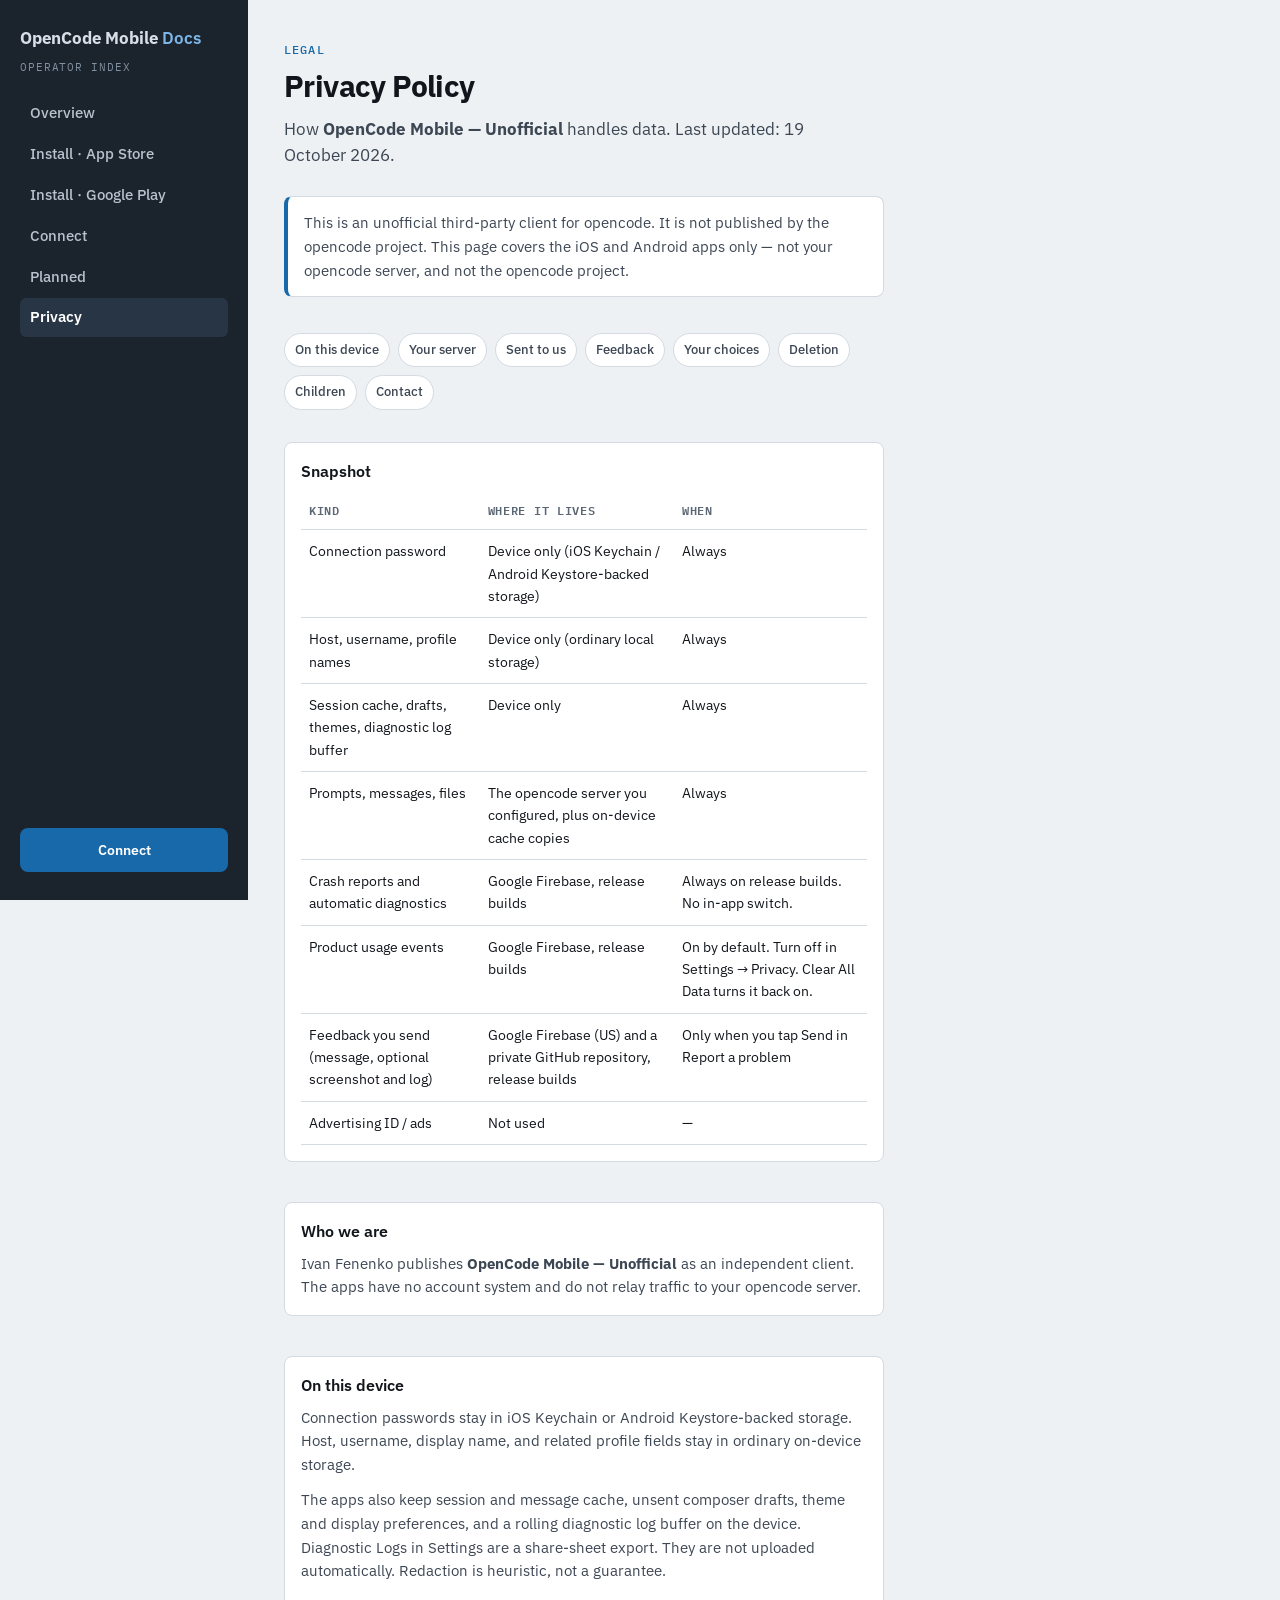
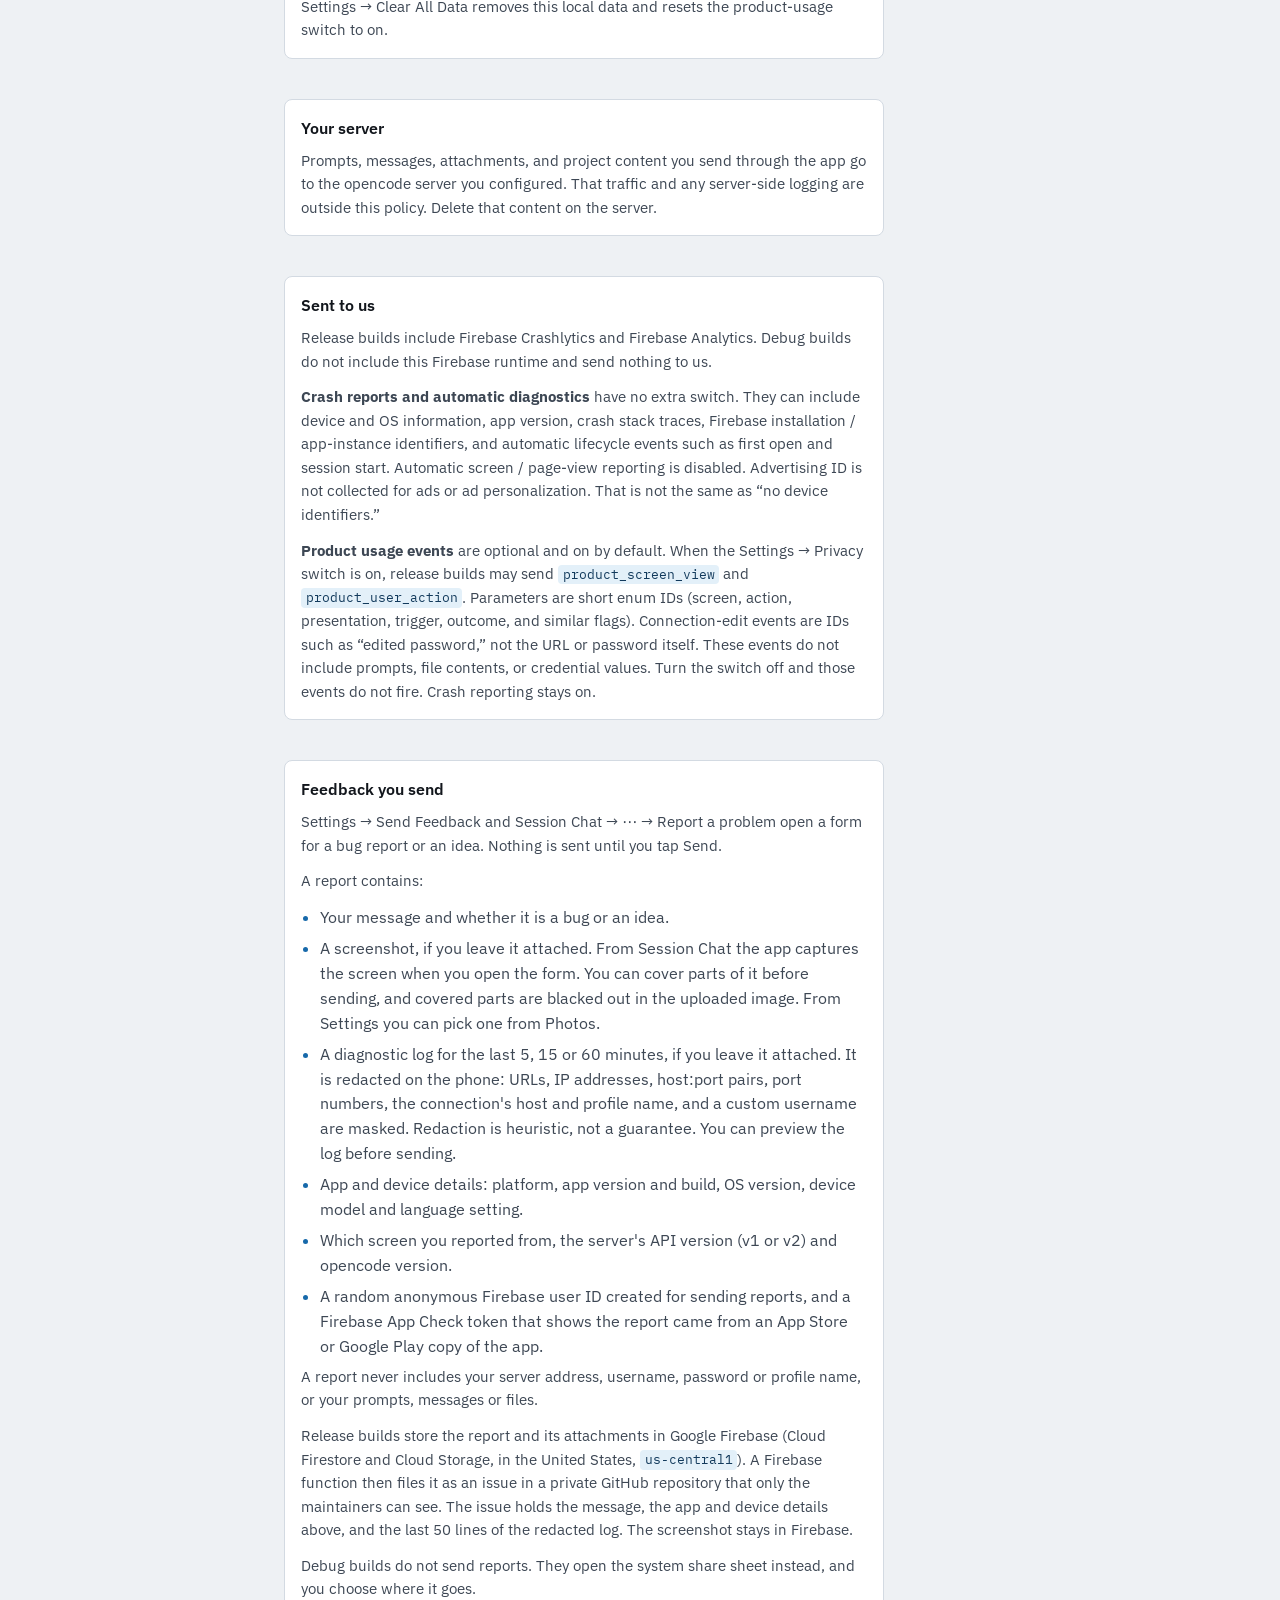
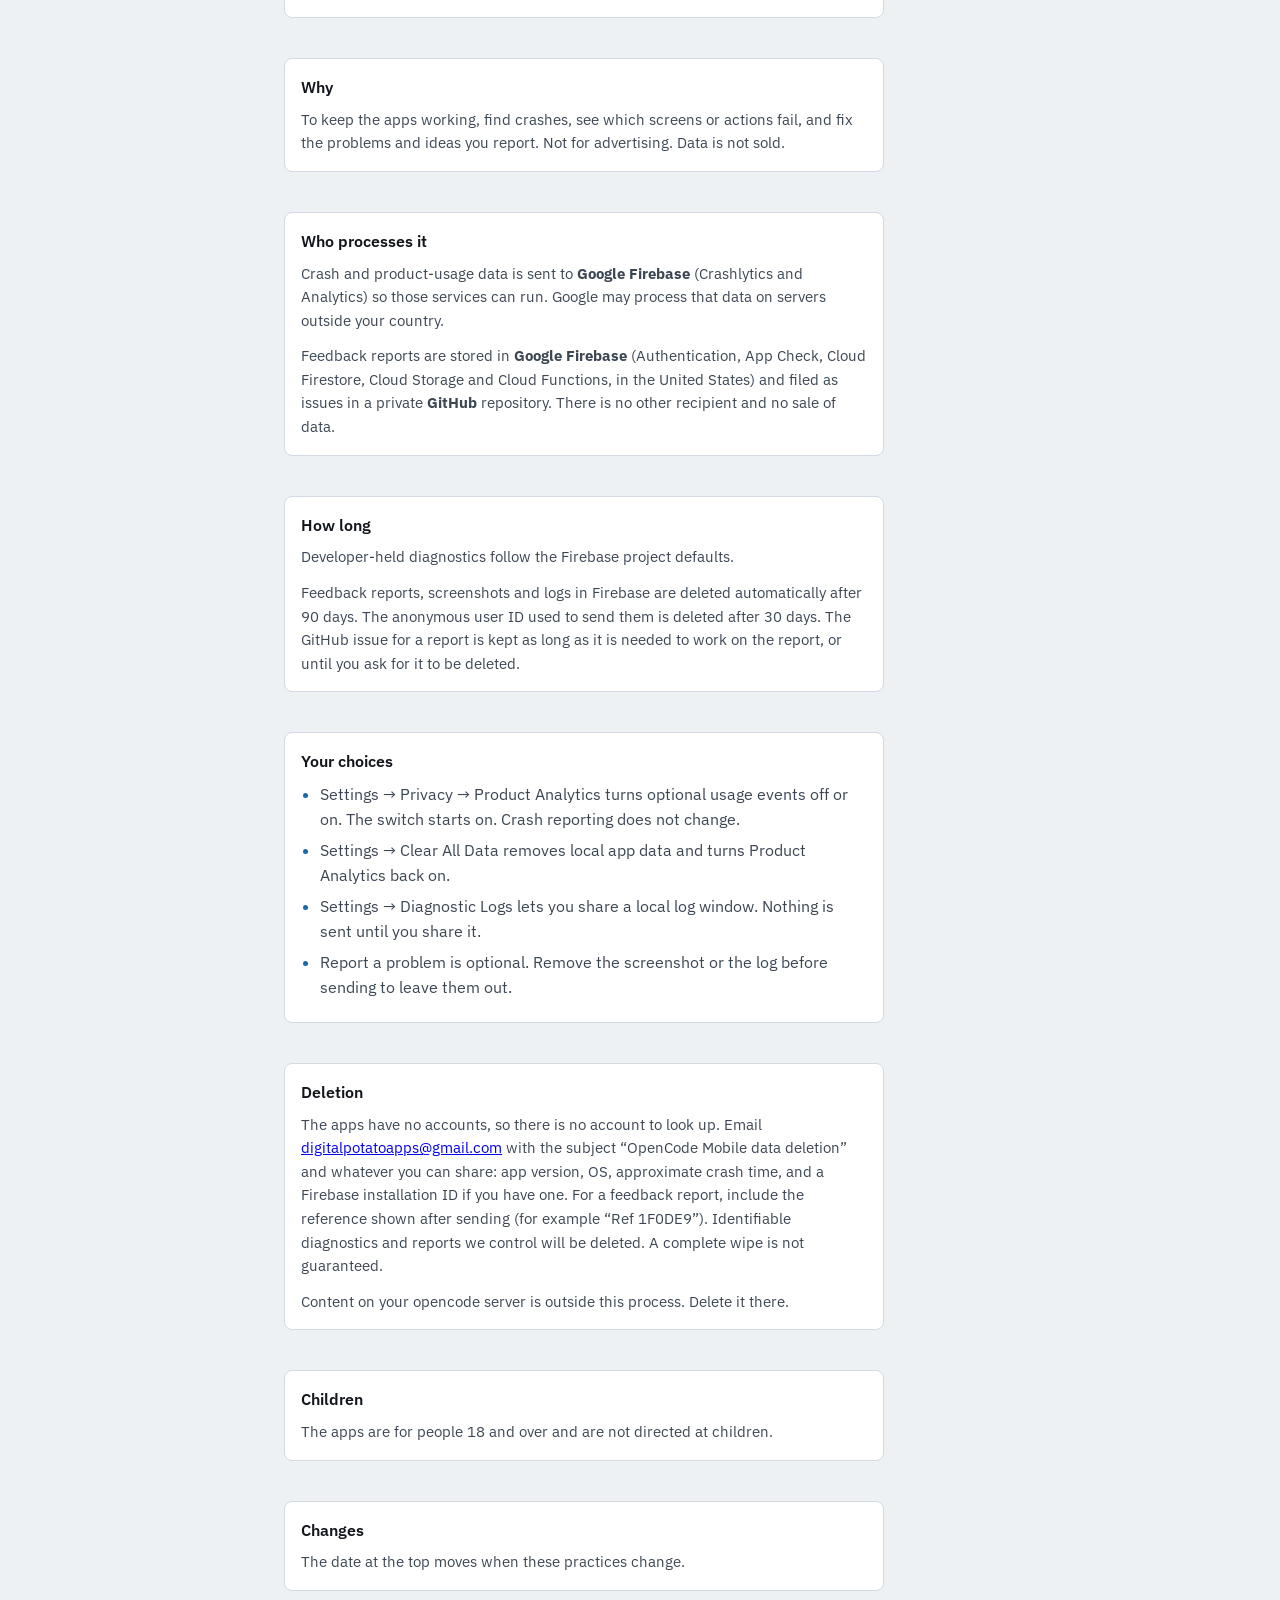
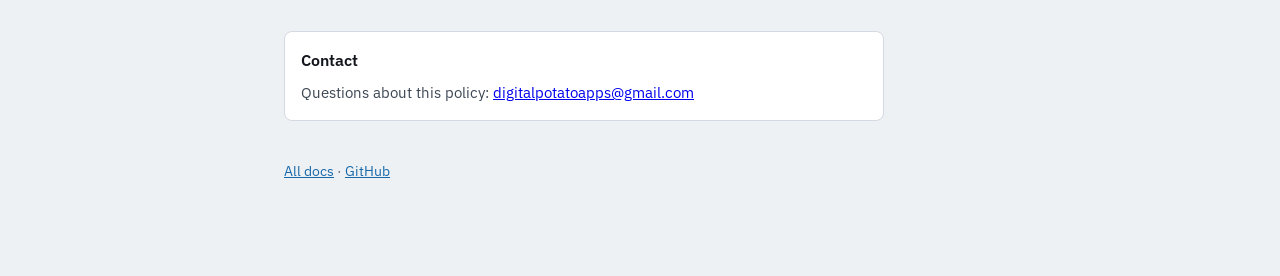
<file: privacy/index.html>
<!doctype html>
<html lang="en">
<head>
<meta charset="utf-8">
<meta name="viewport" content="width=device-width, initial-scale=1">
<title>Privacy Policy — OpenCode Mobile</title>
<link rel="canonical" href="https://opencode-mobile.github.io/opencode-mobile-docs/privacy/">
<link rel="preconnect" href="https://fonts.googleapis.com">
<link rel="preconnect" href="https://fonts.gstatic.com" crossorigin>
<link href="https://fonts.googleapis.com/css2?family=IBM+Plex+Mono:wght@400;500;600&family=IBM+Plex+Sans:wght@400;500;600;700&display=swap" rel="stylesheet">
<link rel="stylesheet" href="../assets/site.css">
</head>
<body>
  <div class="shell">
    <aside class="site-rail">
      <a class="site-brand" href="../">OpenCode Mobile <span>Docs</span></a>
      <div class="site-tag">Operator index</div>
      <nav class="site-nav" aria-label="Site">
        <a href="../">Overview</a>
        <a href="../install-app-store/">Install · App Store</a>
        <a href="../install-play-internal/">Install · Google Play</a>
        <a href="../connecting/">Connect</a>
        <a href="../planned/">Planned</a>
        <a href="../privacy/" aria-current="page">Privacy</a>
      </nav>
      <a class="site-access" href="../connecting/">Connect</a>
    </aside>
    <main class="page">
      <div class="eyebrow">Legal</div>
      <h1>Privacy Policy</h1>
      <p class="lede">
        How <strong>OpenCode Mobile — Unofficial</strong> handles data.
        Last updated: 19 October 2026.
      </p>

      <p class="note">
        This is an unofficial third-party client for opencode. It is not
        published by the opencode project. This page covers the iOS and Android
        apps only — not your opencode server, and not the opencode project.
      </p>

      <nav class="scan-jump" aria-label="On this page">
        <a href="#on-this-device">On this device</a>
        <a href="#your-server">Your server</a>
        <a href="#sent-to-us">Sent to us</a>
        <a href="#feedback">Feedback</a>
        <a href="#your-choices">Your choices</a>
        <a href="#deletion">Deletion</a>
        <a href="#children">Children</a>
        <a href="#contact">Contact</a>
      </nav>

      <section id="snapshot">
        <div class="card">
          <h3>Snapshot</h3>
          <table>
            <thead>
              <tr>
                <th>Kind</th>
                <th>Where it lives</th>
                <th>When</th>
              </tr>
            </thead>
            <tbody>
              <tr>
                <td>Connection password</td>
                <td>Device only (iOS Keychain / Android Keystore-backed storage)</td>
                <td>Always</td>
              </tr>
              <tr>
                <td>Host, username, profile names</td>
                <td>Device only (ordinary local storage)</td>
                <td>Always</td>
              </tr>
              <tr>
                <td>Session cache, drafts, themes, diagnostic log buffer</td>
                <td>Device only</td>
                <td>Always</td>
              </tr>
              <tr>
                <td>Prompts, messages, files</td>
                <td>The opencode server you configured, plus on-device cache copies</td>
                <td>Always</td>
              </tr>
              <tr>
                <td>Crash reports and automatic diagnostics</td>
                <td>Google Firebase, release builds</td>
                <td>Always on release builds. No in-app switch.</td>
              </tr>
              <tr>
                <td>Product usage events</td>
                <td>Google Firebase, release builds</td>
                <td>On by default. Turn off in Settings → Privacy. Clear All Data turns it back on.</td>
              </tr>
              <tr>
                <td>Feedback you send (message, optional screenshot and log)</td>
                <td>Google Firebase (US) and a private GitHub repository, release builds</td>
                <td>Only when you tap Send in Report a problem</td>
              </tr>
              <tr>
                <td>Advertising ID / ads</td>
                <td>Not used</td>
                <td>—</td>
              </tr>
            </tbody>
          </table>
        </div>
      </section>

      <section id="who">
        <div class="card">
          <h3>Who we are</h3>
          <p>
            Ivan Fenenko publishes <strong>OpenCode Mobile — Unofficial</strong>
            as an independent client. The apps have no account system and do not
            relay traffic to your opencode server.
          </p>
        </div>
      </section>

      <section id="on-this-device">
        <div class="card">
          <h3>On this device</h3>
          <p>
            Connection passwords stay in iOS Keychain or Android
            Keystore-backed storage. Host, username, display name, and related
            profile fields stay in ordinary on-device storage.
          </p>
          <p>
            The apps also keep session and message cache, unsent composer
            drafts, theme and display preferences, and a rolling diagnostic log
            buffer on the device. Diagnostic Logs in Settings are a share-sheet
            export. They are not uploaded automatically. Redaction is heuristic,
            not a guarantee.
          </p>
          <p>
            Settings → Clear All Data removes this local data and resets the
            product-usage switch to on.
          </p>
        </div>
      </section>

      <section id="your-server">
        <div class="card">
          <h3>Your server</h3>
          <p>
            Prompts, messages, attachments, and project content you send through
            the app go to the opencode server you configured. That traffic and
            any server-side logging are outside this policy. Delete that content
            on the server.
          </p>
        </div>
      </section>

      <section id="sent-to-us">
        <div class="card">
          <h3>Sent to us</h3>
          <p>
            Release builds include Firebase Crashlytics and Firebase Analytics.
            Debug builds do not include this Firebase runtime and send nothing
            to us.
          </p>
          <p>
            <strong>Crash reports and automatic diagnostics</strong> have no
            extra switch. They can include device and OS information, app
            version, crash stack traces, Firebase installation / app-instance
            identifiers, and automatic lifecycle events such as first open and
            session start. Automatic screen / page-view reporting is disabled.
            Advertising ID is not collected for ads or ad personalization.
            That is not the same as “no device identifiers.”
          </p>
          <p>
            <strong>Product usage events</strong> are optional and on by
            default. When the Settings → Privacy switch is on, release builds
            may send <code>product_screen_view</code> and
            <code>product_user_action</code>. Parameters are short enum IDs
            (screen, action, presentation, trigger, outcome, and similar
            flags). Connection-edit events are IDs such as “edited password,”
            not the URL or password itself. These events do not include
            prompts, file contents, or credential values. Turn the switch off
            and those events do not fire. Crash reporting stays on.
          </p>
        </div>
      </section>

      <section id="feedback">
        <div class="card">
          <h3>Feedback you send</h3>
          <p>
            Settings → Send Feedback and Session Chat → ⋯ → Report a problem
            open a form for a bug report or an idea. Nothing is sent until you
            tap Send.
          </p>
          <p>
            A report contains:
          </p>
          <ul class="clean">
            <li>Your message and whether it is a bug or an idea.</li>
            <li>A screenshot, if you leave it attached. From Session Chat the app captures the screen when you open the form. You can cover parts of it before sending, and covered parts are blacked out in the uploaded image. From Settings you can pick one from Photos.</li>
            <li>A diagnostic log for the last 5, 15 or 60 minutes, if you leave it attached. It is redacted on the phone: URLs, IP addresses, host:port pairs, port numbers, the connection's host and profile name, and a custom username are masked. Redaction is heuristic, not a guarantee. You can preview the log before sending.</li>
            <li>App and device details: platform, app version and build, OS version, device model and language setting.</li>
            <li>Which screen you reported from, the server's API version (v1 or v2) and opencode version.</li>
            <li>A random anonymous Firebase user ID created for sending reports, and a Firebase App Check token that shows the report came from an App Store or Google Play copy of the app.</li>
          </ul>
          <p>
            A report never includes your server address, username, password or
            profile name, or your prompts, messages or files.
          </p>
          <p>
            Release builds store the report and its attachments in Google
            Firebase (Cloud Firestore and Cloud Storage, in the United States,
            <code>us-central1</code>). A Firebase function then files it as an
            issue in a private GitHub repository that only the maintainers can
            see. The issue holds the message, the app and device details above,
            and the last 50 lines of the redacted log. The screenshot stays in
            Firebase.
          </p>
          <p>
            Debug builds do not send reports. They open the system share sheet
            instead, and you choose where it goes.
          </p>
        </div>
      </section>

      <section id="why">
        <div class="card">
          <h3>Why</h3>
          <p>
            To keep the apps working, find crashes, see which screens or
            actions fail, and fix the problems and ideas you report. Not for
            advertising. Data is not sold.
          </p>
        </div>
      </section>

      <section id="processors">
        <div class="card">
          <h3>Who processes it</h3>
          <p>
            Crash and product-usage data is sent to <strong>Google Firebase</strong>
            (Crashlytics and Analytics) so those services can run. Google may
            process that data on servers outside your country.
          </p>
          <p>
            Feedback reports are stored in <strong>Google Firebase</strong>
            (Authentication, App Check, Cloud Firestore, Cloud Storage and Cloud
            Functions, in the United States) and filed as issues in a private
            <strong>GitHub</strong> repository. There is no other recipient and
            no sale of data.
          </p>
        </div>
      </section>

      <section id="retention">
        <div class="card">
          <h3>How long</h3>
          <p>
            Developer-held diagnostics follow the Firebase project defaults.
          </p>
          <p>
            Feedback reports, screenshots and logs in Firebase are deleted
            automatically after 90 days. The anonymous user ID used to send them
            is deleted after 30 days. The GitHub issue for a report is kept as
            long as it is needed to work on the report, or until you ask for it
            to be deleted.
          </p>
        </div>
      </section>

      <section id="your-choices">
        <div class="card">
          <h3>Your choices</h3>
          <ul class="clean">
            <li>Settings → Privacy → Product Analytics turns optional usage events off or on. The switch starts on. Crash reporting does not change.</li>
            <li>Settings → Clear All Data removes local app data and turns Product Analytics back on.</li>
            <li>Settings → Diagnostic Logs lets you share a local log window. Nothing is sent until you share it.</li>
            <li>Report a problem is optional. Remove the screenshot or the log before sending to leave them out.</li>
          </ul>
        </div>
      </section>

      <section id="deletion">
        <div class="card">
          <h3>Deletion</h3>
          <p>
            The apps have no accounts, so there is no account to look up. Email
            <a href="mailto:digitalpotatoapps@gmail.com">digitalpotatoapps@gmail.com</a>
            with the subject “OpenCode Mobile data deletion” and whatever you
            can share: app version, OS, approximate crash time, and a Firebase
            installation ID if you have one. For a feedback report, include the
            reference shown after sending (for example “Ref 1F0DE9”). Identifiable
            diagnostics and reports we control will be deleted. A complete wipe
            is not guaranteed.
          </p>
          <p>
            Content on your opencode server is outside this process. Delete it
            there.
          </p>
        </div>
      </section>

      <section id="children">
        <div class="card">
          <h3>Children</h3>
          <p>
            The apps are for people 18 and over and are not directed at
            children.
          </p>
        </div>
      </section>

      <section id="changes">
        <div class="card">
          <h3>Changes</h3>
          <p>
            The date at the top moves when these practices change.
          </p>
        </div>
      </section>

      <section id="contact">
        <div class="card">
          <h3>Contact</h3>
          <p>
            Questions about this policy:
            <a href="mailto:digitalpotatoapps@gmail.com">digitalpotatoapps@gmail.com</a>
          </p>
        </div>
      </section>

      <p class="footer">
        <a href="../">All docs</a>
        · <a href="https://github.com/opencode-mobile/opencode-mobile-docs">GitHub</a>
      </p>
    </main>
  </div>
</body>
</html>
</file>
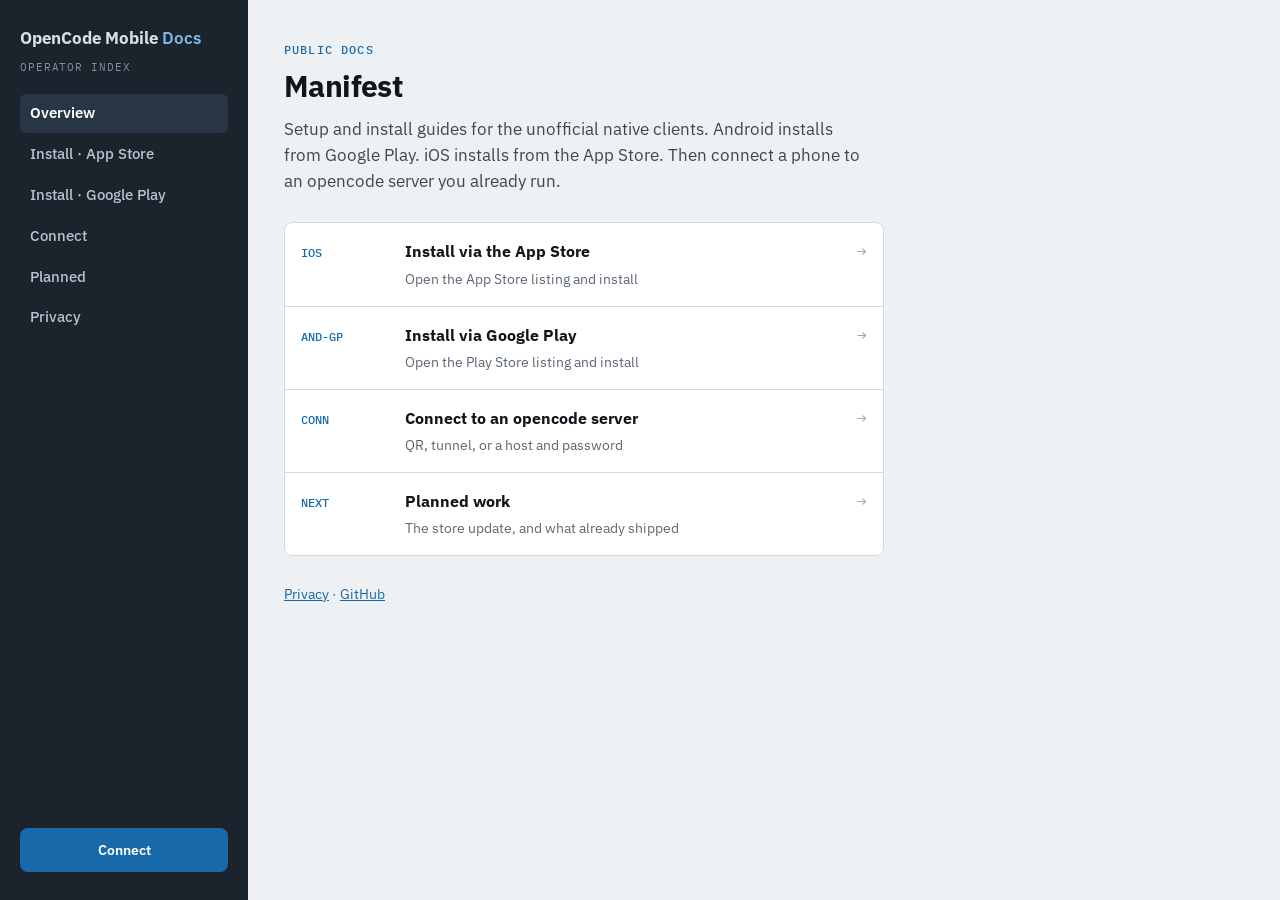
<file: request-access/index.html>
<!doctype html>
<html lang="en">
<head>
<meta charset="utf-8">
<meta name="viewport" content="width=device-width, initial-scale=1">
<title>Redirecting — OpenCode Mobile</title>
<meta http-equiv="refresh" content="0; url=../">
<link rel="canonical" href="../">
<script>location.replace("../");</script>
</head>
<body>
  <p>Install guides are on the <a href="../">docs home</a>.</p>
</body>
</html>
</file>
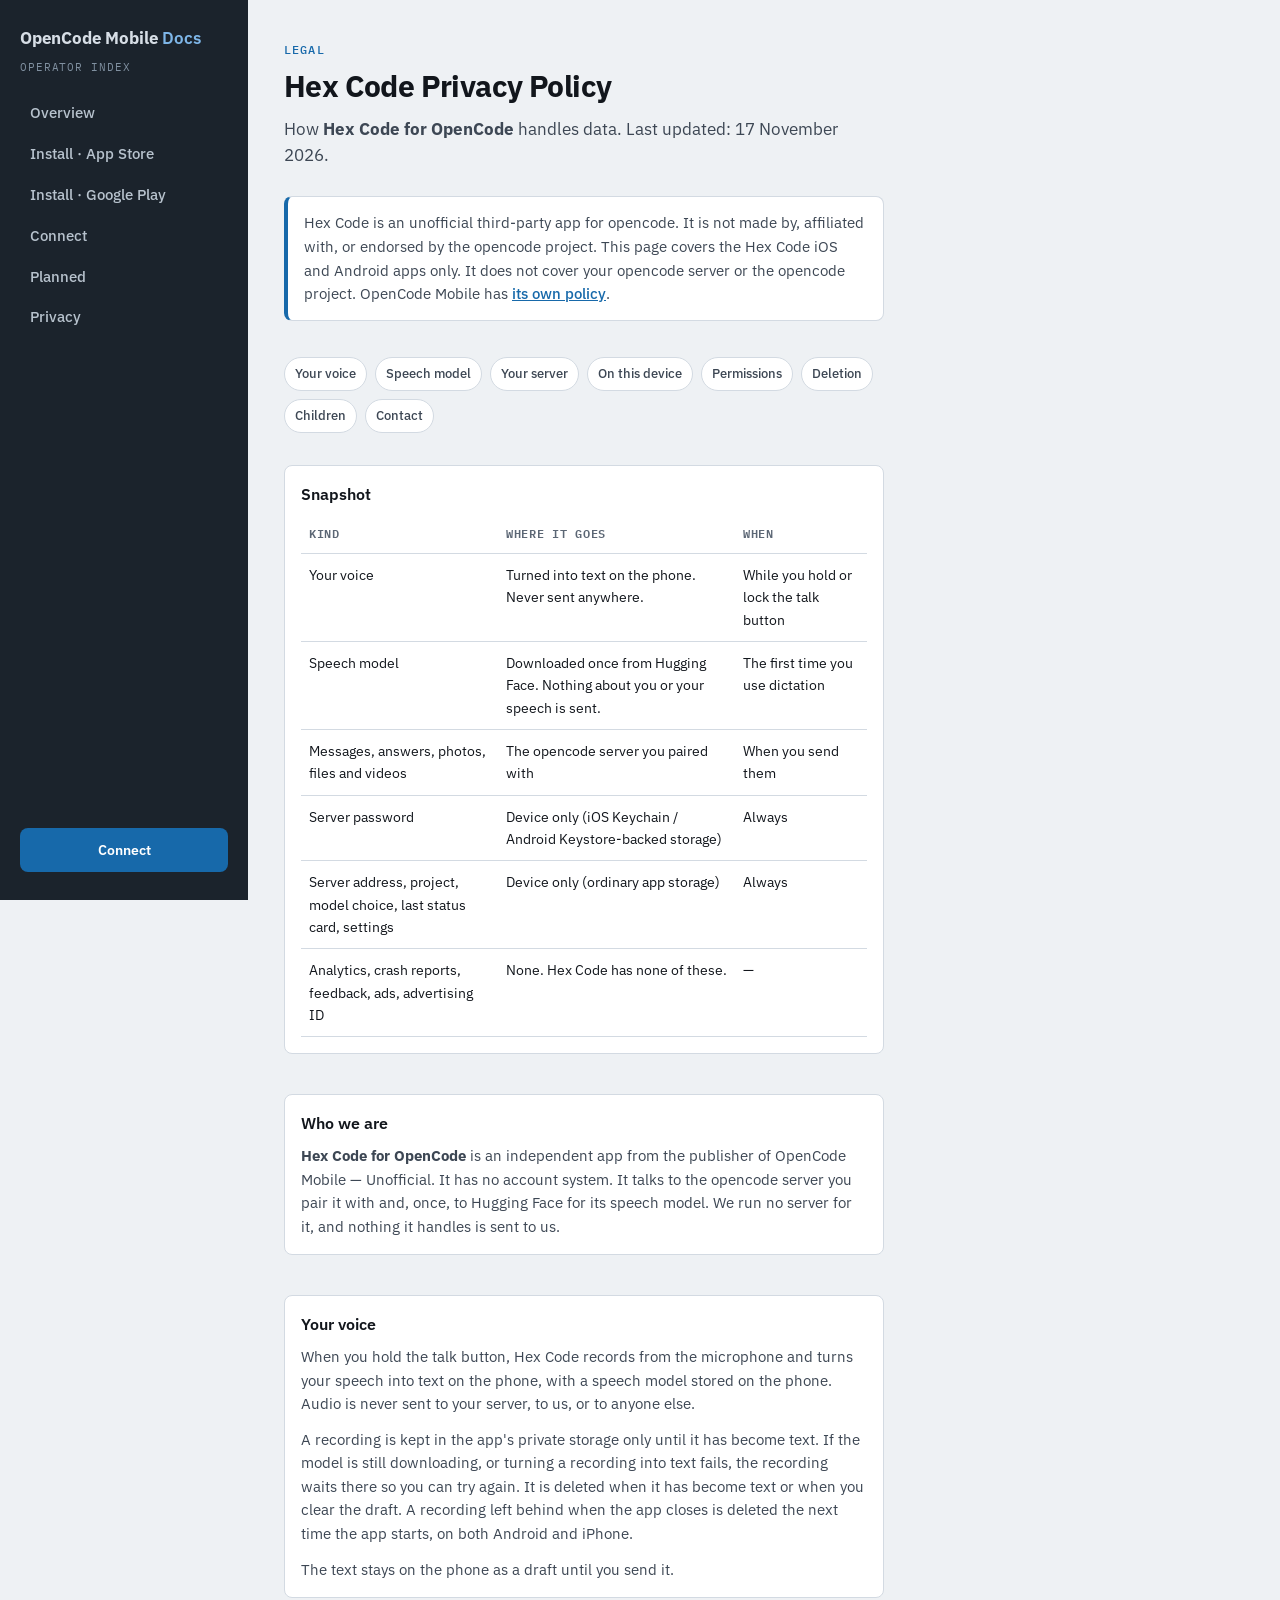
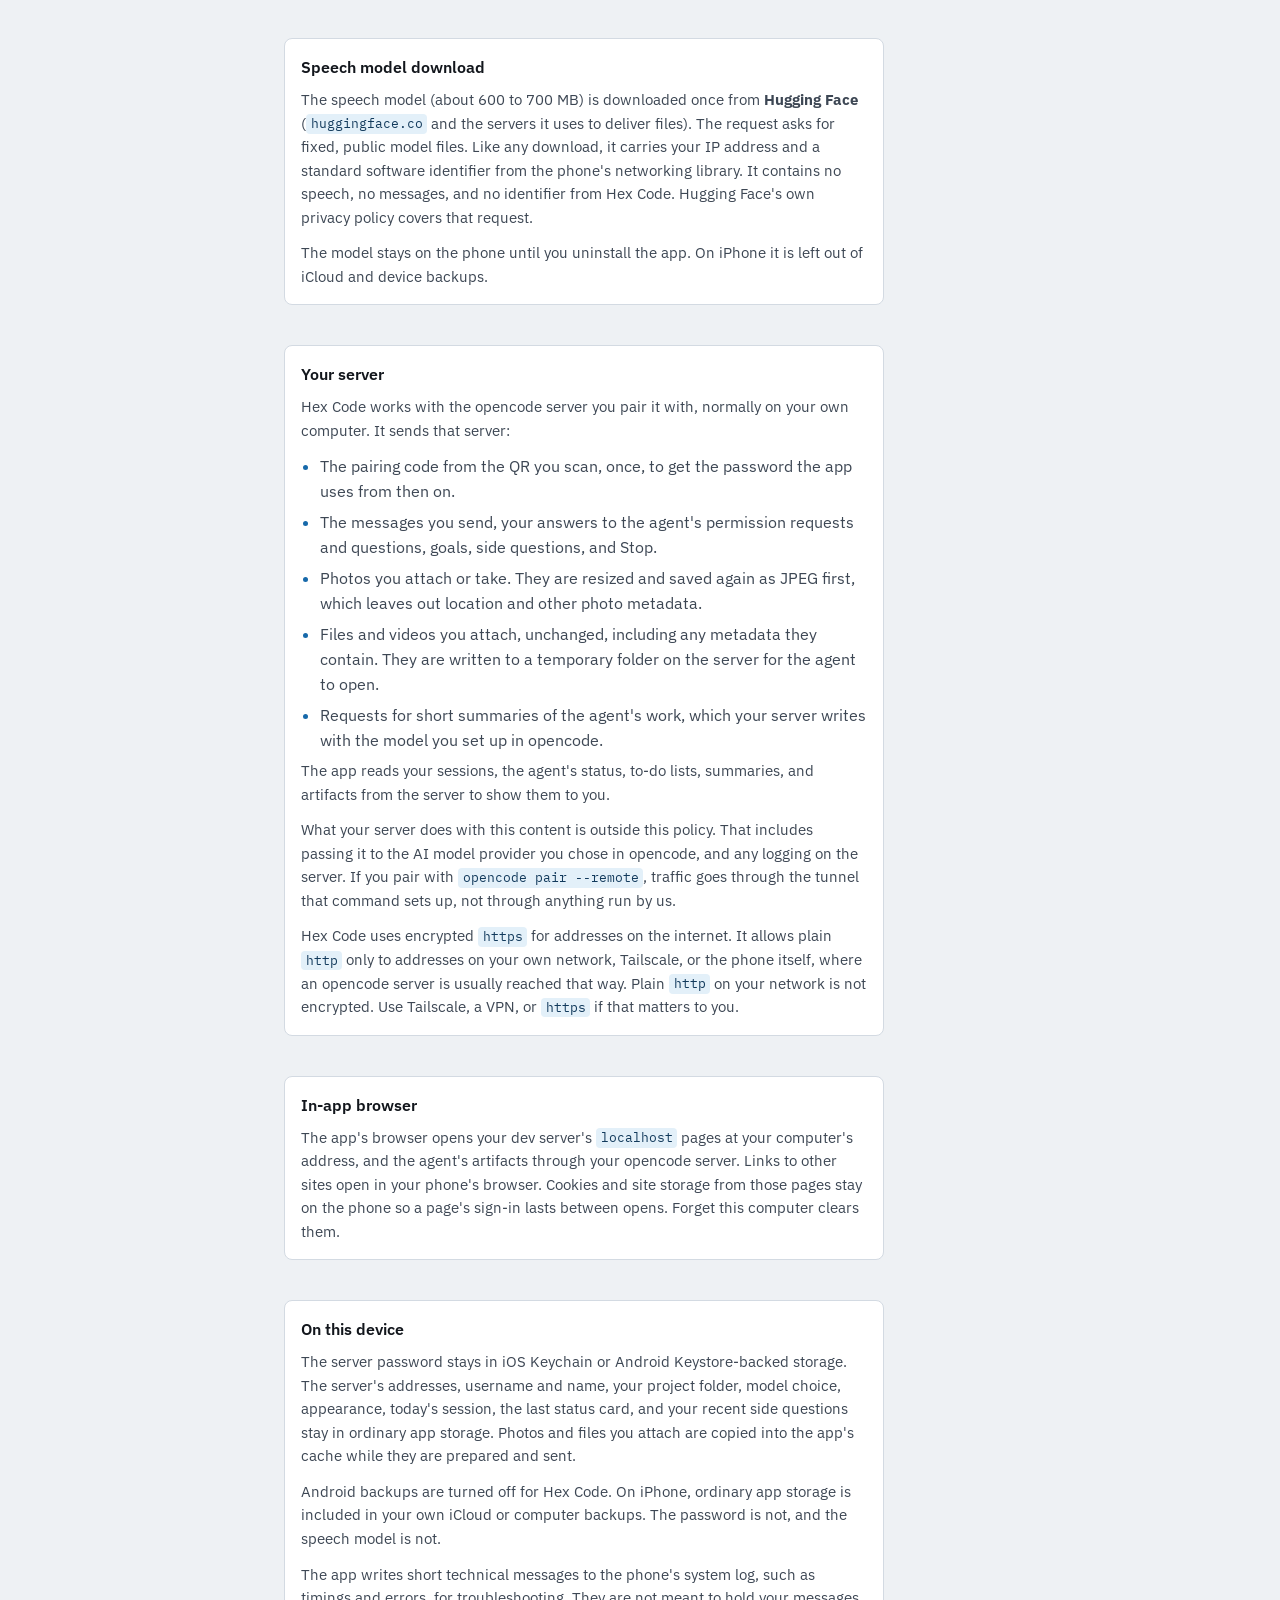
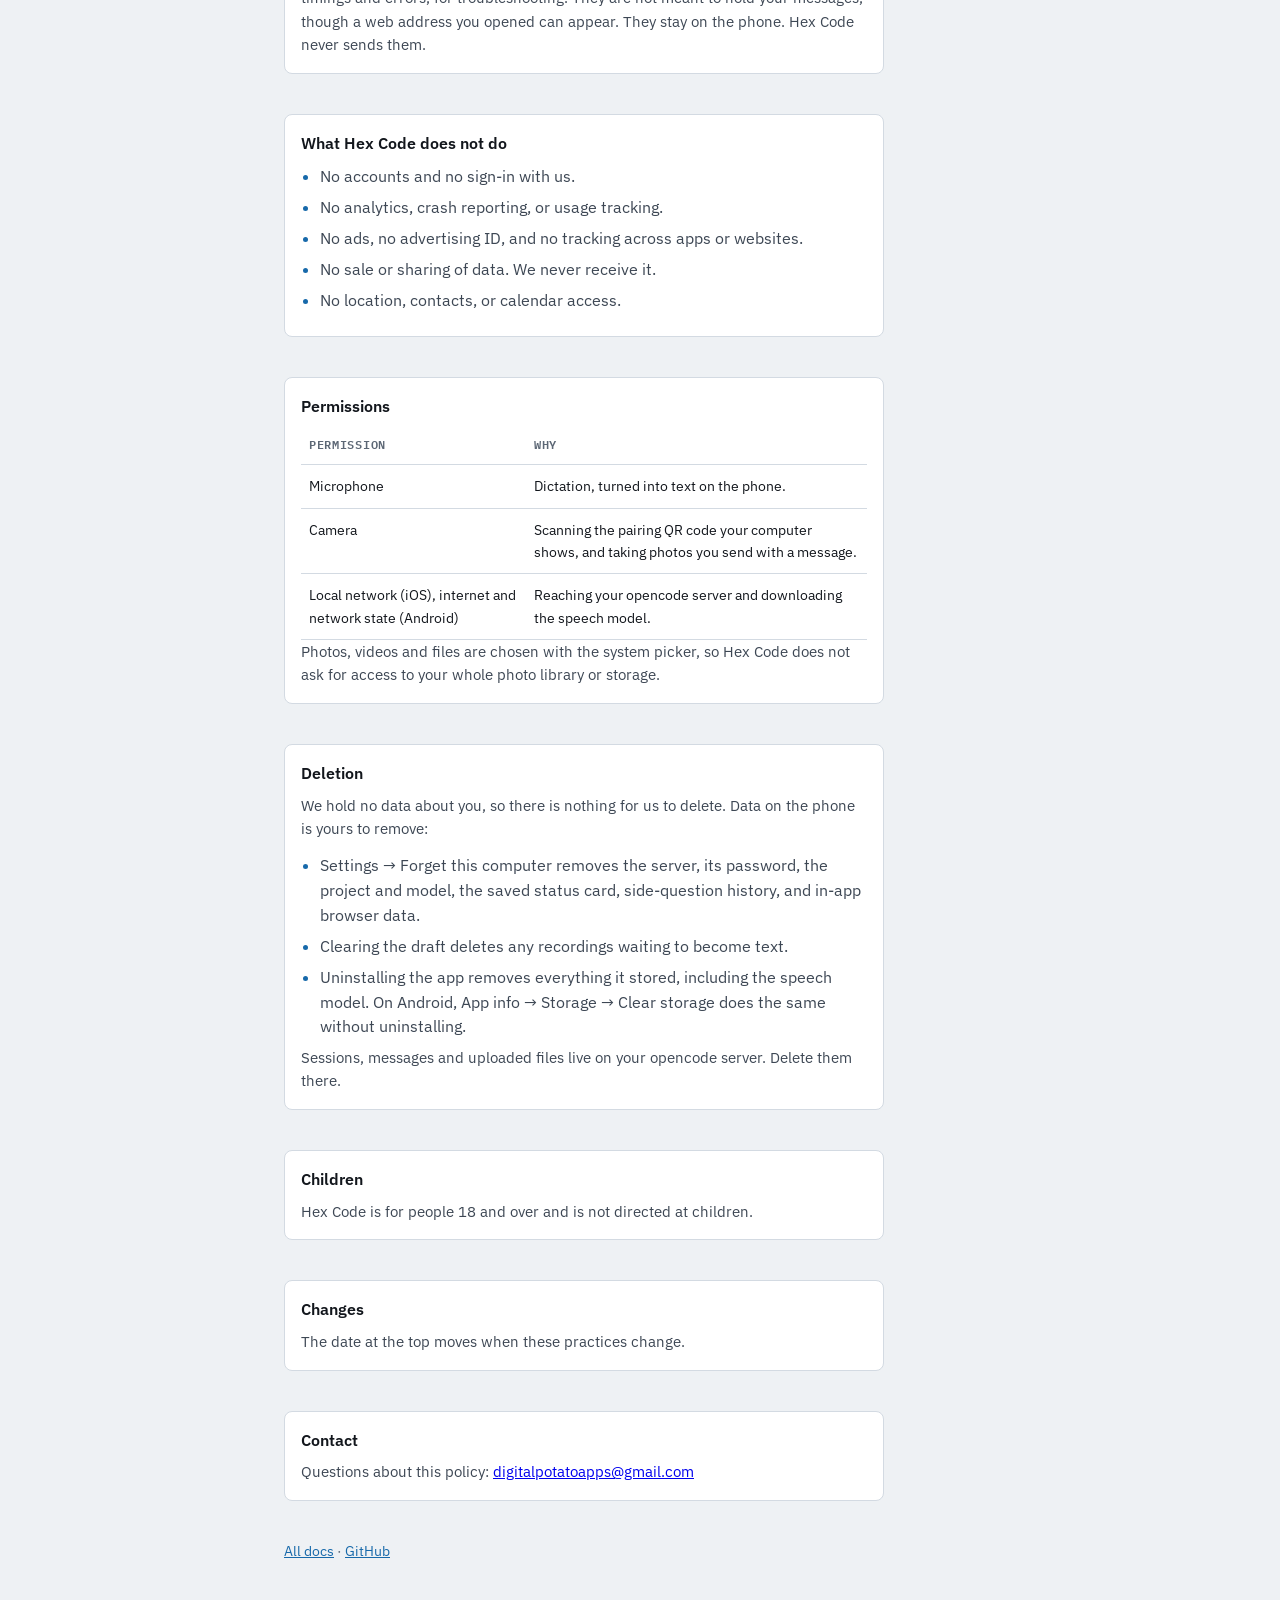
<file: hexcode/privacy/index.html>
<!doctype html>
<html lang="en">
<head>
<meta charset="utf-8">
<meta name="viewport" content="width=device-width, initial-scale=1">
<title>Privacy Policy — Hex Code for OpenCode</title>
<link rel="canonical" href="https://opencode-mobile.github.io/opencode-mobile-docs/hexcode/privacy/">
<link rel="preconnect" href="https://fonts.googleapis.com">
<link rel="preconnect" href="https://fonts.gstatic.com" crossorigin>
<link href="https://fonts.googleapis.com/css2?family=IBM+Plex+Mono:wght@400;500;600&family=IBM+Plex+Sans:wght@400;500;600;700&display=swap" rel="stylesheet">
<link rel="stylesheet" href="../../assets/site.css">
</head>
<body>
  <div class="shell">
    <aside class="site-rail">
      <a class="site-brand" href="../../">OpenCode Mobile <span>Docs</span></a>
      <div class="site-tag">Operator index</div>
      <nav class="site-nav" aria-label="Site">
        <a href="../../">Overview</a>
        <a href="../../install-app-store/">Install · App Store</a>
        <a href="../../install-play-internal/">Install · Google Play</a>
        <a href="../../connecting/">Connect</a>
        <a href="../../planned/">Planned</a>
        <a href="../../privacy/">Privacy</a>
      </nav>
      <a class="site-access" href="../../connecting/">Connect</a>
    </aside>
    <main class="page">
      <div class="eyebrow">Legal</div>
      <h1>Hex Code Privacy Policy</h1>
      <p class="lede">
        How <strong>Hex Code for OpenCode</strong> handles data.
        Last updated: 17 November 2026.
      </p>

      <p class="note">
        Hex Code is an unofficial third-party app for opencode. It is not made
        by, affiliated with, or endorsed by the opencode project. This page
        covers the Hex Code iOS and Android apps only. It does not cover your
        opencode server or the opencode project. OpenCode Mobile has
        <a href="../../privacy/">its own policy</a>.
      </p>

      <nav class="scan-jump" aria-label="On this page">
        <a href="#your-voice">Your voice</a>
        <a href="#speech-model">Speech model</a>
        <a href="#your-server">Your server</a>
        <a href="#on-this-device">On this device</a>
        <a href="#permissions">Permissions</a>
        <a href="#deletion">Deletion</a>
        <a href="#children">Children</a>
        <a href="#contact">Contact</a>
      </nav>

      <section id="snapshot">
        <div class="card">
          <h3>Snapshot</h3>
          <table>
            <thead>
              <tr>
                <th>Kind</th>
                <th>Where it goes</th>
                <th>When</th>
              </tr>
            </thead>
            <tbody>
              <tr>
                <td>Your voice</td>
                <td>Turned into text on the phone. Never sent anywhere.</td>
                <td>While you hold or lock the talk button</td>
              </tr>
              <tr>
                <td>Speech model</td>
                <td>Downloaded once from Hugging Face. Nothing about you or your speech is sent.</td>
                <td>The first time you use dictation</td>
              </tr>
              <tr>
                <td>Messages, answers, photos, files and videos</td>
                <td>The opencode server you paired with</td>
                <td>When you send them</td>
              </tr>
              <tr>
                <td>Server password</td>
                <td>Device only (iOS Keychain / Android Keystore-backed storage)</td>
                <td>Always</td>
              </tr>
              <tr>
                <td>Server address, project, model choice, last status card, settings</td>
                <td>Device only (ordinary app storage)</td>
                <td>Always</td>
              </tr>
              <tr>
                <td>Analytics, crash reports, feedback, ads, advertising ID</td>
                <td>None. Hex Code has none of these.</td>
                <td>—</td>
              </tr>
            </tbody>
          </table>
        </div>
      </section>

      <section id="who">
        <div class="card">
          <h3>Who we are</h3>
          <p>
            <strong>Hex Code for OpenCode</strong> is an independent app from
            the publisher of OpenCode Mobile — Unofficial. It has no account
            system. It talks to the opencode server you pair it with and, once,
            to Hugging Face for its speech model. We run no server for it, and
            nothing it handles is sent to us.
          </p>
        </div>
      </section>

      <section id="your-voice">
        <div class="card">
          <h3>Your voice</h3>
          <p>
            When you hold the talk button, Hex Code records from the microphone
            and turns your speech into text on the phone, with a speech model
            stored on the phone. Audio is never sent to your server, to us, or
            to anyone else.
          </p>
          <p>
            A recording is kept in the app's private storage only until it has
            become text. If the model is still downloading, or turning a
            recording into text fails, the recording waits there so you can try
            again. It is deleted when it has become text or when you clear the
            draft. A recording left behind when the app closes is deleted the
            next time the app starts, on both Android and iPhone.
          </p>
          <p>
            The text stays on the phone as a draft until you send it.
          </p>
        </div>
      </section>

      <section id="speech-model">
        <div class="card">
          <h3>Speech model download</h3>
          <p>
            The speech model (about 600 to 700 MB) is downloaded once from
            <strong>Hugging Face</strong> (<code>huggingface.co</code> and the
            servers it uses to deliver files). The request asks for fixed,
            public model files. Like any download, it carries your IP address
            and a standard software identifier from the phone's networking
            library. It contains no speech, no messages, and no identifier
            from Hex Code. Hugging Face's own privacy policy covers that
            request.
          </p>
          <p>
            The model stays on the phone until you uninstall the app. On iPhone
            it is left out of iCloud and device backups.
          </p>
        </div>
      </section>

      <section id="your-server">
        <div class="card">
          <h3>Your server</h3>
          <p>
            Hex Code works with the opencode server you pair it with, normally
            on your own computer. It sends that server:
          </p>
          <ul class="clean">
            <li>The pairing code from the QR you scan, once, to get the password the app uses from then on.</li>
            <li>The messages you send, your answers to the agent's permission requests and questions, goals, side questions, and Stop.</li>
            <li>Photos you attach or take. They are resized and saved again as JPEG first, which leaves out location and other photo metadata.</li>
            <li>Files and videos you attach, unchanged, including any metadata they contain. They are written to a temporary folder on the server for the agent to open.</li>
            <li>Requests for short summaries of the agent's work, which your server writes with the model you set up in opencode.</li>
          </ul>
          <p>
            The app reads your sessions, the agent's status, to-do lists,
            summaries, and artifacts from the server to show them to you.
          </p>
          <p>
            What your server does with this content is outside this policy.
            That includes passing it to the AI model provider you chose in
            opencode, and any logging on the server. If you pair with
            <code>opencode pair --remote</code>, traffic goes through the
            tunnel that command sets up, not through anything run by us.
          </p>
          <p>
            Hex Code uses encrypted <code>https</code> for addresses on the
            internet. It allows plain <code>http</code> only to addresses on
            your own network, Tailscale, or the phone itself, where an
            opencode server is usually reached that way. Plain
            <code>http</code> on your network is not encrypted. Use Tailscale,
            a VPN, or <code>https</code> if that matters to you.
          </p>
        </div>
      </section>

      <section id="browser">
        <div class="card">
          <h3>In-app browser</h3>
          <p>
            The app's browser opens your dev server's <code>localhost</code>
            pages at your computer's address, and the agent's artifacts through
            your opencode server. Links to other sites open in your phone's
            browser. Cookies and site storage from those pages stay on the
            phone so a page's sign-in lasts between opens. Forget this computer
            clears them.
          </p>
        </div>
      </section>

      <section id="on-this-device">
        <div class="card">
          <h3>On this device</h3>
          <p>
            The server password stays in iOS Keychain or Android
            Keystore-backed storage. The server's addresses, username and name,
            your project folder, model choice, appearance, today's session, the
            last status card, and your recent side questions stay in ordinary
            app storage. Photos and files you attach are copied into the app's
            cache while they are prepared and sent.
          </p>
          <p>
            Android backups are turned off for Hex Code. On iPhone, ordinary app
            storage is included in your own iCloud or computer backups. The
            password is not, and the speech model is not.
          </p>
          <p>
            The app writes short technical messages to the phone's system log,
            such as timings and errors, for troubleshooting. They are not meant
            to hold your messages, though a web address you opened can appear.
            They stay on the phone. Hex Code never sends them.
          </p>
        </div>
      </section>

      <section id="not-collected">
        <div class="card">
          <h3>What Hex Code does not do</h3>
          <ul class="clean">
            <li>No accounts and no sign-in with us.</li>
            <li>No analytics, crash reporting, or usage tracking.</li>
            <li>No ads, no advertising ID, and no tracking across apps or websites.</li>
            <li>No sale or sharing of data. We never receive it.</li>
            <li>No location, contacts, or calendar access.</li>
          </ul>
        </div>
      </section>

      <section id="permissions">
        <div class="card">
          <h3>Permissions</h3>
          <table>
            <thead>
              <tr>
                <th>Permission</th>
                <th>Why</th>
              </tr>
            </thead>
            <tbody>
              <tr>
                <td>Microphone</td>
                <td>Dictation, turned into text on the phone.</td>
              </tr>
              <tr>
                <td>Camera</td>
                <td>Scanning the pairing QR code your computer shows, and taking photos you send with a message.</td>
              </tr>
              <tr>
                <td>Local network (iOS), internet and network state (Android)</td>
                <td>Reaching your opencode server and downloading the speech model.</td>
              </tr>
            </tbody>
          </table>
          <p>
            Photos, videos and files are chosen with the system picker, so Hex
            Code does not ask for access to your whole photo library or
            storage.
          </p>
        </div>
      </section>

      <section id="deletion">
        <div class="card">
          <h3>Deletion</h3>
          <p>
            We hold no data about you, so there is nothing for us to delete.
            Data on the phone is yours to remove:
          </p>
          <ul class="clean">
            <li>Settings → Forget this computer removes the server, its password, the project and model, the saved status card, side-question history, and in-app browser data.</li>
            <li>Clearing the draft deletes any recordings waiting to become text.</li>
            <li>Uninstalling the app removes everything it stored, including the speech model. On Android, App info → Storage → Clear storage does the same without uninstalling.</li>
          </ul>
          <p>
            Sessions, messages and uploaded files live on your opencode server.
            Delete them there.
          </p>
        </div>
      </section>

      <section id="children">
        <div class="card">
          <h3>Children</h3>
          <p>
            Hex Code is for people 18 and over and is not directed at children.
          </p>
        </div>
      </section>

      <section id="changes">
        <div class="card">
          <h3>Changes</h3>
          <p>
            The date at the top moves when these practices change.
          </p>
        </div>
      </section>

      <section id="contact">
        <div class="card">
          <h3>Contact</h3>
          <p>
            Questions about this policy:
            <a href="mailto:digitalpotatoapps@gmail.com">digitalpotatoapps@gmail.com</a>
          </p>
        </div>
      </section>

      <p class="footer">
        <a href="../../">All docs</a>
        · <a href="https://github.com/opencode-mobile/opencode-mobile-docs">GitHub</a>
      </p>
    </main>
  </div>
</body>
</html>
</file>
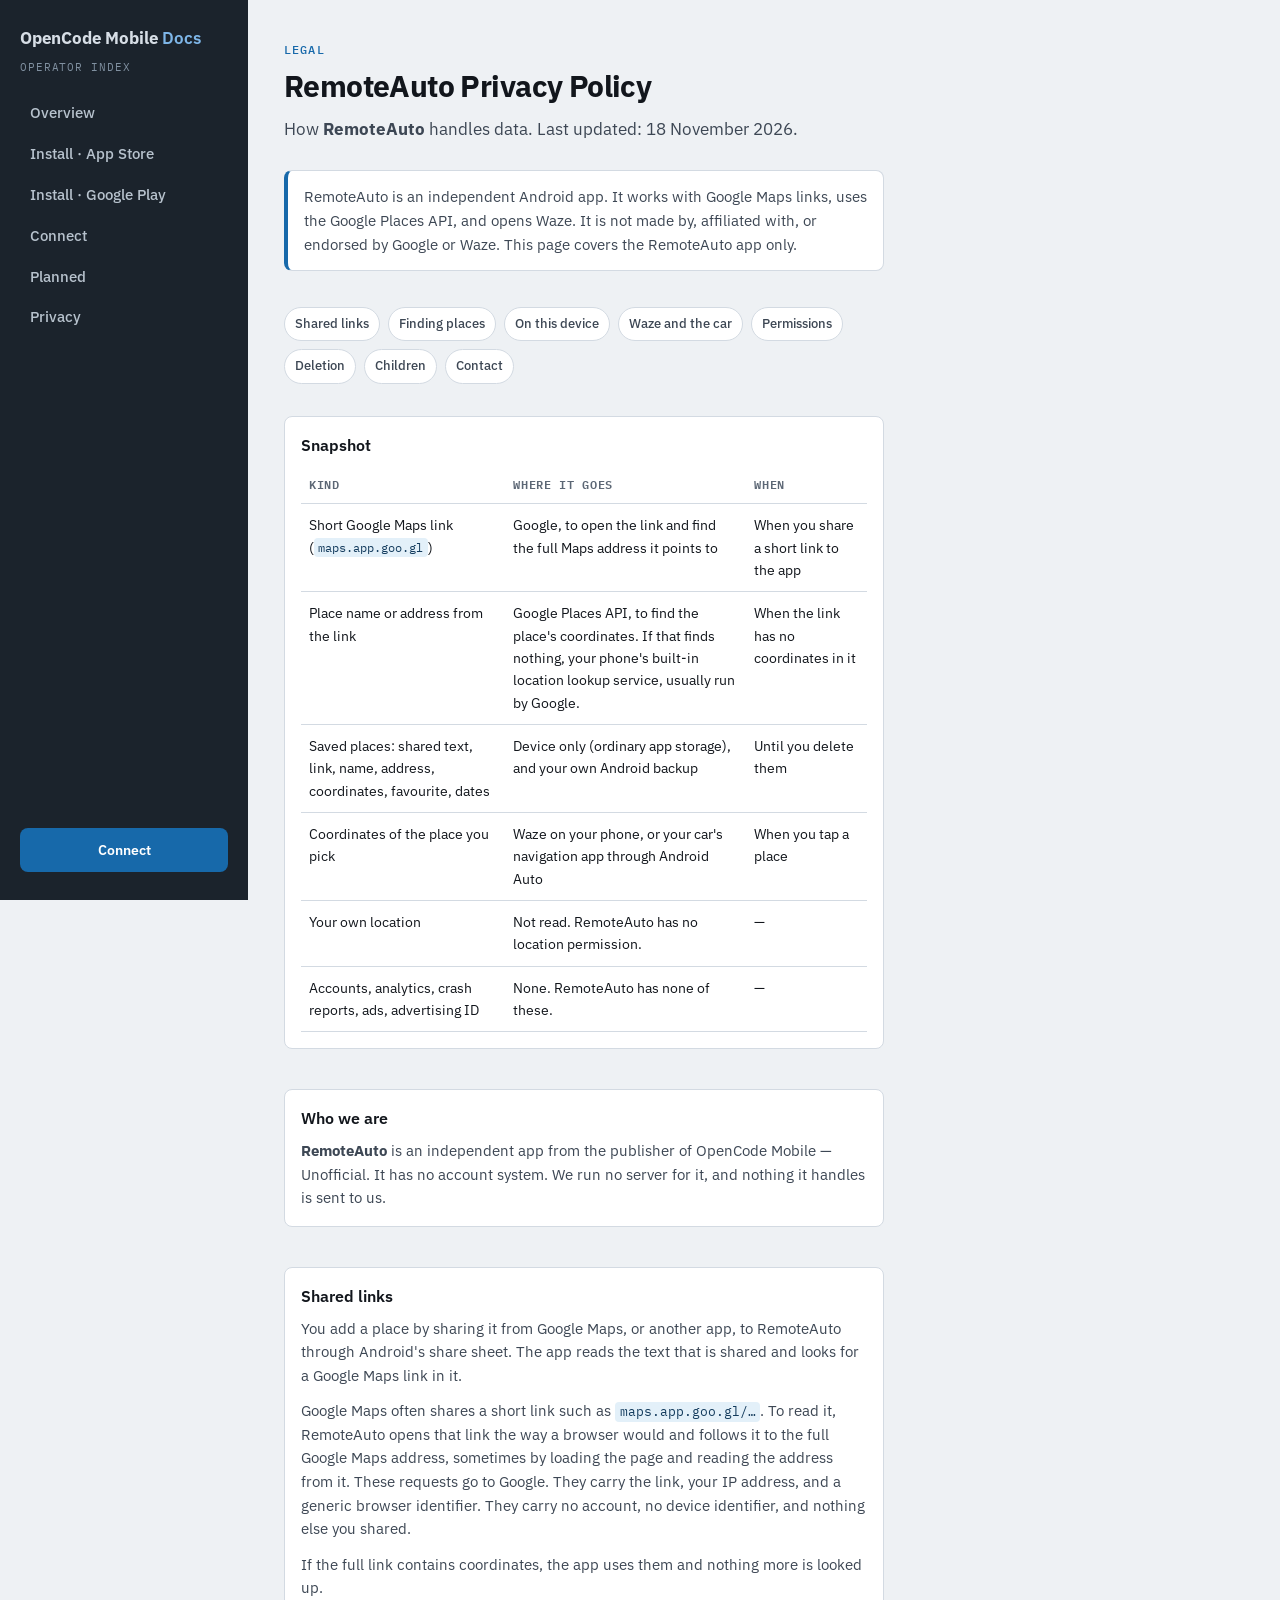
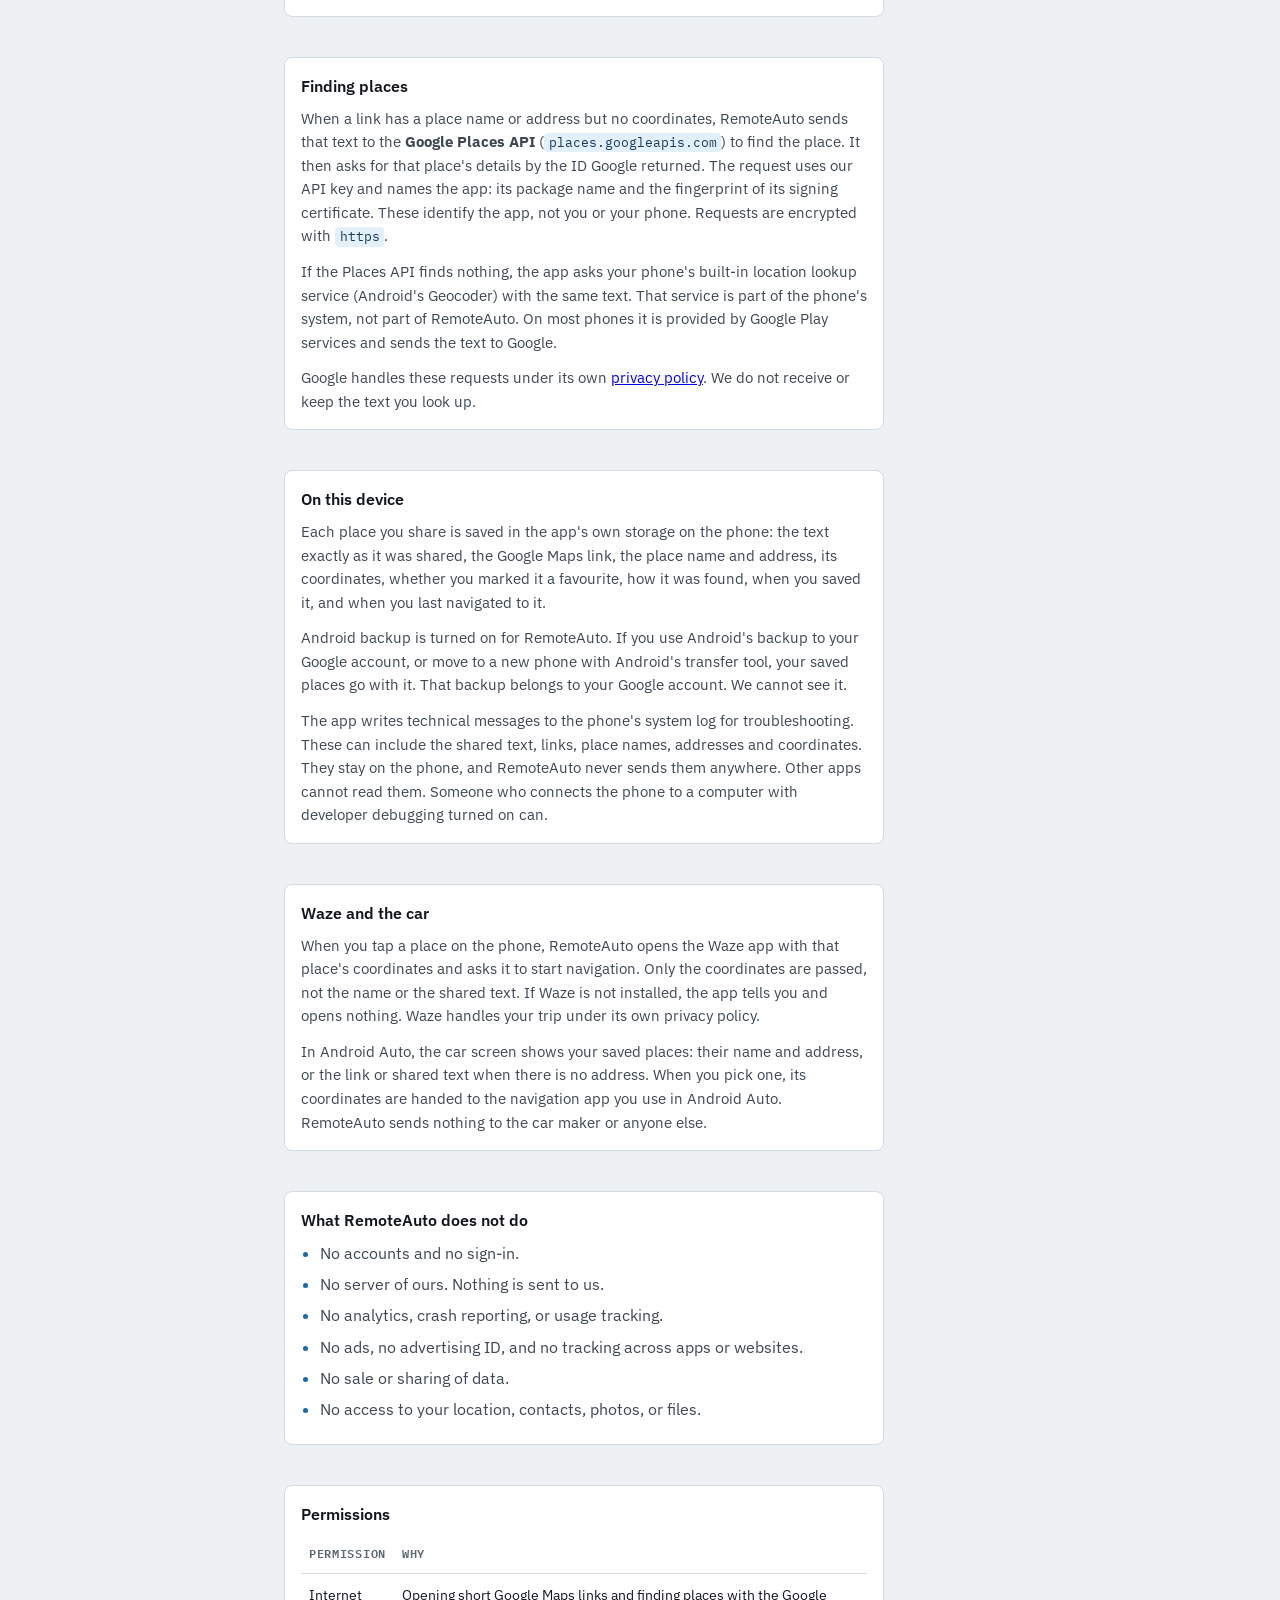
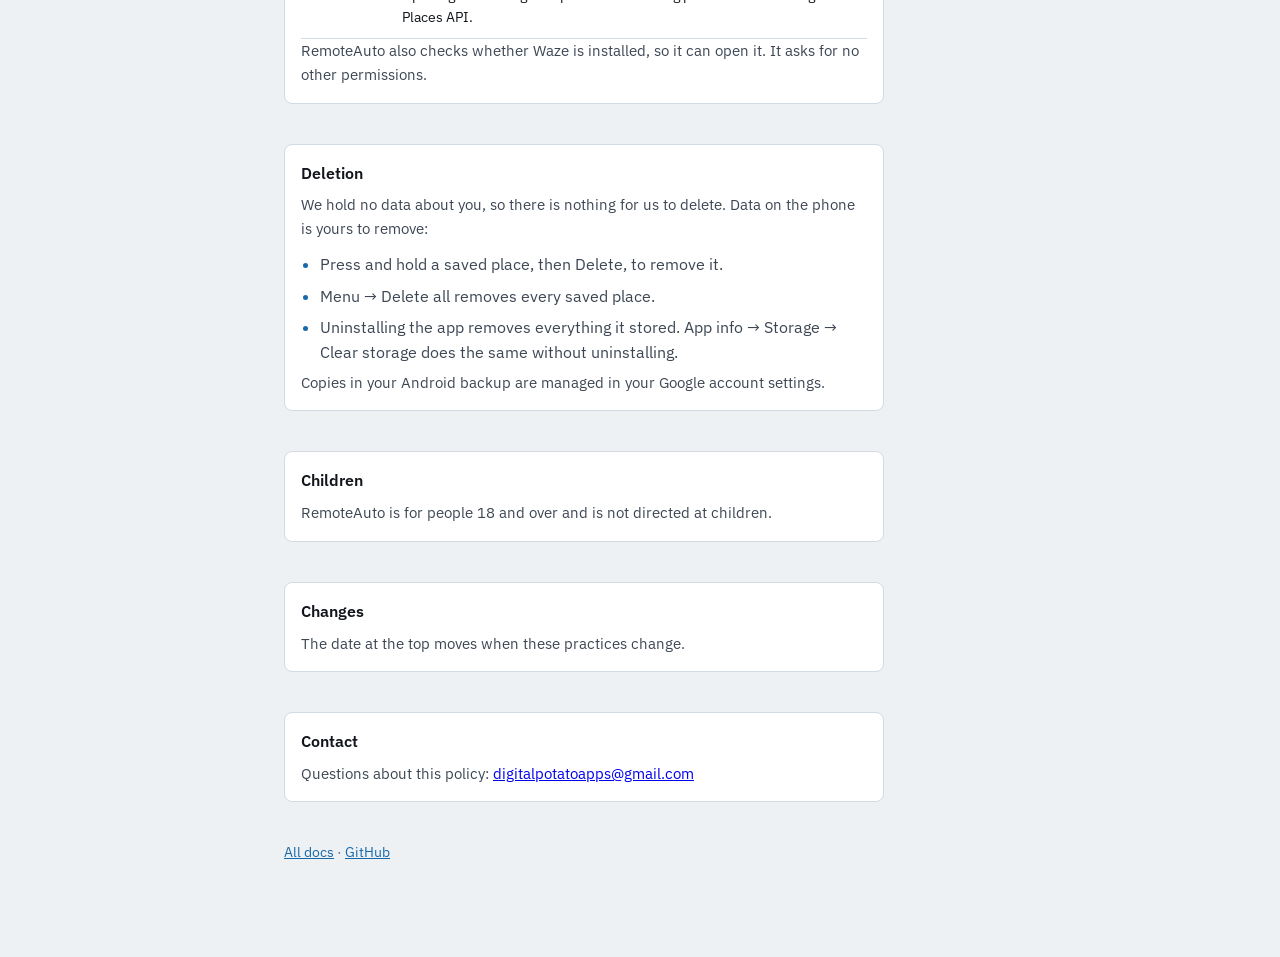
<file: remoteauto/privacy/index.html>
<!doctype html>
<html lang="en">
<head>
<meta charset="utf-8">
<meta name="viewport" content="width=device-width, initial-scale=1">
<title>Privacy Policy — RemoteAuto</title>
<link rel="canonical" href="https://opencode-mobile.github.io/opencode-mobile-docs/remoteauto/privacy/">
<link rel="preconnect" href="https://fonts.googleapis.com">
<link rel="preconnect" href="https://fonts.gstatic.com" crossorigin>
<link href="https://fonts.googleapis.com/css2?family=IBM+Plex+Mono:wght@400;500;600&family=IBM+Plex+Sans:wght@400;500;600;700&display=swap" rel="stylesheet">
<link rel="stylesheet" href="../../assets/site.css">
</head>
<body>
  <div class="shell">
    <aside class="site-rail">
      <a class="site-brand" href="../../">OpenCode Mobile <span>Docs</span></a>
      <div class="site-tag">Operator index</div>
      <nav class="site-nav" aria-label="Site">
        <a href="../../">Overview</a>
        <a href="../../install-app-store/">Install · App Store</a>
        <a href="../../install-play-internal/">Install · Google Play</a>
        <a href="../../connecting/">Connect</a>
        <a href="../../planned/">Planned</a>
        <a href="../../privacy/">Privacy</a>
      </nav>
      <a class="site-access" href="../../connecting/">Connect</a>
    </aside>
    <main class="page">
      <div class="eyebrow">Legal</div>
      <h1>RemoteAuto Privacy Policy</h1>
      <p class="lede">
        How <strong>RemoteAuto</strong> handles data.
        Last updated: 18 November 2026.
      </p>

      <p class="note">
        RemoteAuto is an independent Android app. It works with Google Maps
        links, uses the Google Places API, and opens Waze. It is not made by,
        affiliated with, or endorsed by Google or Waze. This page covers the
        RemoteAuto app only.
      </p>

      <nav class="scan-jump" aria-label="On this page">
        <a href="#shared-links">Shared links</a>
        <a href="#finding-places">Finding places</a>
        <a href="#on-this-device">On this device</a>
        <a href="#waze-and-car">Waze and the car</a>
        <a href="#permissions">Permissions</a>
        <a href="#deletion">Deletion</a>
        <a href="#children">Children</a>
        <a href="#contact">Contact</a>
      </nav>

      <section id="snapshot">
        <div class="card">
          <h3>Snapshot</h3>
          <table>
            <thead>
              <tr>
                <th>Kind</th>
                <th>Where it goes</th>
                <th>When</th>
              </tr>
            </thead>
            <tbody>
              <tr>
                <td>Short Google Maps link (<code>maps.app.goo.gl</code>)</td>
                <td>Google, to open the link and find the full Maps address it points to</td>
                <td>When you share a short link to the app</td>
              </tr>
              <tr>
                <td>Place name or address from the link</td>
                <td>Google Places API, to find the place's coordinates. If that finds nothing, your phone's built-in location lookup service, usually run by Google.</td>
                <td>When the link has no coordinates in it</td>
              </tr>
              <tr>
                <td>Saved places: shared text, link, name, address, coordinates, favourite, dates</td>
                <td>Device only (ordinary app storage), and your own Android backup</td>
                <td>Until you delete them</td>
              </tr>
              <tr>
                <td>Coordinates of the place you pick</td>
                <td>Waze on your phone, or your car's navigation app through Android Auto</td>
                <td>When you tap a place</td>
              </tr>
              <tr>
                <td>Your own location</td>
                <td>Not read. RemoteAuto has no location permission.</td>
                <td>—</td>
              </tr>
              <tr>
                <td>Accounts, analytics, crash reports, ads, advertising ID</td>
                <td>None. RemoteAuto has none of these.</td>
                <td>—</td>
              </tr>
            </tbody>
          </table>
        </div>
      </section>

      <section id="who">
        <div class="card">
          <h3>Who we are</h3>
          <p>
            <strong>RemoteAuto</strong> is an independent app from the
            publisher of OpenCode Mobile — Unofficial. It has no account
            system. We run no server for it, and nothing it handles is sent
            to us.
          </p>
        </div>
      </section>

      <section id="shared-links">
        <div class="card">
          <h3>Shared links</h3>
          <p>
            You add a place by sharing it from Google Maps, or another app, to
            RemoteAuto through Android's share sheet. The app reads the text
            that is shared and looks for a Google Maps link in it.
          </p>
          <p>
            Google Maps often shares a short link such as
            <code>maps.app.goo.gl/…</code>. To read it, RemoteAuto opens that
            link the way a browser would and follows it to the full Google
            Maps address, sometimes by loading the page and reading the
            address from it. These requests go to Google. They carry the link,
            your IP address, and a generic browser identifier. They carry no
            account, no device identifier, and nothing else you shared.
          </p>
          <p>
            If the full link contains coordinates, the app uses them and
            nothing more is looked up.
          </p>
        </div>
      </section>

      <section id="finding-places">
        <div class="card">
          <h3>Finding places</h3>
          <p>
            When a link has a place name or address but no coordinates,
            RemoteAuto sends that text to the
            <strong>Google Places API</strong>
            (<code>places.googleapis.com</code>) to find the place. It then
            asks for that place's details by the ID Google returned. The
            request uses our API key and names the app: its package name and
            the fingerprint of its signing certificate. These identify the
            app, not you or your phone. Requests are encrypted with
            <code>https</code>.
          </p>
          <p>
            If the Places API finds nothing, the app asks your phone's
            built-in location lookup service (Android's Geocoder) with the
            same text. That service is part of the phone's system, not part
            of RemoteAuto. On most phones it is provided by Google Play
            services and sends the text to Google.
          </p>
          <p>
            Google handles these requests under its own
            <a href="https://policies.google.com/privacy" target="_blank" rel="noopener noreferrer">privacy policy</a>.
            We do not receive or keep the text you look up.
          </p>
        </div>
      </section>

      <section id="on-this-device">
        <div class="card">
          <h3>On this device</h3>
          <p>
            Each place you share is saved in the app's own storage on the
            phone: the text exactly as it was shared, the Google Maps link,
            the place name and address, its coordinates, whether you marked
            it a favourite, how it was found, when you saved it, and when
            you last navigated to it.
          </p>
          <p>
            Android backup is turned on for RemoteAuto. If you use Android's
            backup to your Google account, or move to a new phone with
            Android's transfer tool, your saved places go with it. That backup
            belongs to your Google account. We cannot see it.
          </p>
          <p>
            The app writes technical messages to the phone's system log for
            troubleshooting. These can include the shared text, links, place
            names, addresses and coordinates. They stay on the phone, and
            RemoteAuto never sends them anywhere. Other apps cannot read
            them. Someone who connects the phone to a computer with
            developer debugging turned on can.
          </p>
        </div>
      </section>

      <section id="waze-and-car">
        <div class="card">
          <h3>Waze and the car</h3>
          <p>
            When you tap a place on the phone, RemoteAuto opens the Waze app
            with that place's coordinates and asks it to start navigation.
            Only the coordinates are passed, not the name or the shared text.
            If Waze is not installed, the app tells you and opens nothing.
            Waze handles your trip under its own privacy policy.
          </p>
          <p>
            In Android Auto, the car screen shows your saved places: their
            name and address, or the link or shared text when there is no
            address. When you pick one, its coordinates are handed to the
            navigation app you use in Android Auto. RemoteAuto sends nothing
            to the car maker or anyone else.
          </p>
        </div>
      </section>

      <section id="not-collected">
        <div class="card">
          <h3>What RemoteAuto does not do</h3>
          <ul class="clean">
            <li>No accounts and no sign-in.</li>
            <li>No server of ours. Nothing is sent to us.</li>
            <li>No analytics, crash reporting, or usage tracking.</li>
            <li>No ads, no advertising ID, and no tracking across apps or websites.</li>
            <li>No sale or sharing of data.</li>
            <li>No access to your location, contacts, photos, or files.</li>
          </ul>
        </div>
      </section>

      <section id="permissions">
        <div class="card">
          <h3>Permissions</h3>
          <table>
            <thead>
              <tr>
                <th>Permission</th>
                <th>Why</th>
              </tr>
            </thead>
            <tbody>
              <tr>
                <td>Internet</td>
                <td>Opening short Google Maps links and finding places with the Google Places API.</td>
              </tr>
            </tbody>
          </table>
          <p>
            RemoteAuto also checks whether Waze is installed, so it can open
            it. It asks for no other permissions.
          </p>
        </div>
      </section>

      <section id="deletion">
        <div class="card">
          <h3>Deletion</h3>
          <p>
            We hold no data about you, so there is nothing for us to delete.
            Data on the phone is yours to remove:
          </p>
          <ul class="clean">
            <li>Press and hold a saved place, then Delete, to remove it.</li>
            <li>Menu → Delete all removes every saved place.</li>
            <li>Uninstalling the app removes everything it stored. App info → Storage → Clear storage does the same without uninstalling.</li>
          </ul>
          <p>
            Copies in your Android backup are managed in your Google account
            settings.
          </p>
        </div>
      </section>

      <section id="children">
        <div class="card">
          <h3>Children</h3>
          <p>
            RemoteAuto is for people 18 and over and is not directed at
            children.
          </p>
        </div>
      </section>

      <section id="changes">
        <div class="card">
          <h3>Changes</h3>
          <p>
            The date at the top moves when these practices change.
          </p>
        </div>
      </section>

      <section id="contact">
        <div class="card">
          <h3>Contact</h3>
          <p>
            Questions about this policy:
            <a href="mailto:digitalpotatoapps@gmail.com">digitalpotatoapps@gmail.com</a>
          </p>
        </div>
      </section>

      <p class="footer">
        <a href="../../">All docs</a>
        · <a href="https://github.com/opencode-mobile/opencode-mobile-docs">GitHub</a>
      </p>
    </main>
  </div>
</body>
</html>
</file>
<file: assets/site.css>
:root {
  --ink: #12161c;
  --ink-soft: #3d4754;
  --muted: #5c6775;
  --line: #d3dae2;
  --paper: #eef1f4;
  --card: #ffffff;
  --accent: #1769aa;
  --accent-soft: #e3f0f9;
  --rail: #1b232c;
  --rail-ink: #d7dee6;
  --rail-muted: #8090a0;
  --warn-bg: #fff6e8;
  --warn-ink: #7a4a00;
  --warn-line: #efd2a3;
  --ok: #1f7a4d;
  --ok-line: #cfe3d6;
  --code-bg: #1b232c;
  --code-ink: #d7dee6;
  --radius: 8px;
  --shadow: none;
  --rail-width: 248px;
}

* { box-sizing: border-box; }

body {
  margin: 0;
  font-family: "IBM Plex Sans", ui-sans-serif, system-ui, -apple-system, "Segoe UI", sans-serif;
  background: var(--paper);
  color: var(--ink);
  line-height: 1.55;
}

.shell {
  display: grid;
  grid-template-columns: var(--rail-width) 1fr;
  min-height: 100vh;
}

.site-rail {
  position: sticky;
  top: 0;
  height: 100vh;
  overflow: auto;
  background: var(--rail);
  color: var(--rail-ink);
  padding: 28px 20px;
  display: flex;
  flex-direction: column;
}

.site-brand {
  text-decoration: none;
  color: var(--rail-ink);
  font-weight: 700;
  font-size: 1.05rem;
  letter-spacing: -0.01em;
  line-height: 1.25;
}

.site-brand:hover { color: #fff; }

.site-brand span {
  color: #7eb6e8;
  font-weight: 600;
}

.site-tag {
  font-family: "IBM Plex Mono", ui-monospace, monospace;
  font-size: 0.7rem;
  letter-spacing: 0.08em;
  text-transform: uppercase;
  color: var(--rail-muted);
  margin: 10px 0 18px;
}

.site-nav {
  display: flex;
  flex-direction: column;
  gap: 2px;
}

.site-nav a {
  text-decoration: none;
  color: #b7c2cd;
  font-size: 0.92rem;
  font-weight: 500;
  padding: 8px 10px;
  border-radius: 6px;
  transition: background 0.15s ease, color 0.15s ease;
}

.site-nav a:hover {
  background: rgba(126, 182, 232, 0.12);
  color: #fff;
}

.site-nav a[aria-current="page"] {
  background: rgba(126, 182, 232, 0.12);
  color: #fff;
  font-weight: 600;
}

.site-access {
  margin-top: auto;
  display: block;
  width: 100%;
  text-align: center;
  text-decoration: none;
  background: var(--accent);
  color: #fff;
  font-family: inherit;
  font-size: 0.9rem;
  font-weight: 600;
  padding: 11px 14px;
  border: 0;
  border-radius: 8px;
  cursor: pointer;
  transition: background 0.15s ease;
}

.site-access:hover {
  background: #125890;
  color: #fff;
}

.site-access[aria-current="page"] {
  background: #fff;
  color: var(--rail);
}

.page {
  max-width: 42rem;
  padding: 36px 36px 80px;
  min-width: 0;
}

.eyebrow {
  display: inline-flex;
  align-items: center;
  gap: 8px;
  font-family: "IBM Plex Mono", ui-monospace, monospace;
  font-size: 0.72rem;
  font-weight: 500;
  letter-spacing: 0.1em;
  text-transform: uppercase;
  color: var(--accent);
  margin-bottom: 10px;
}

h1 {
  font-size: clamp(1.75rem, 3.5vw, 1.85rem);
  font-weight: 700;
  line-height: 1.2;
  letter-spacing: -0.02em;
  margin: 0 0 12px;
}

.lede {
  font-size: 1.05rem;
  color: var(--ink-soft);
  margin: 0 0 28px;
  max-width: 36rem;
}

.path {
  display: grid;
  grid-template-columns: repeat(3, 1fr);
  gap: 10px;
  margin-bottom: 28px;
}

.path.cols-4 {
  grid-template-columns: repeat(2, 1fr);
}

.path a,
a.card {
  text-decoration: none;
  color: inherit;
  background: var(--card);
  border: 1px solid var(--line);
  border-radius: var(--radius);
  padding: 14px 12px;
  transition: border-color 0.15s ease, background 0.15s ease;
}

a.card {
  display: block;
  padding: 16px;
  margin-bottom: 10px;
}

.path a:hover,
a.card:hover {
  border-color: var(--accent);
  background: #f5f8fb;
}

.path .n {
  display: inline-flex;
  width: 1.5rem;
  height: 1.5rem;
  align-items: center;
  justify-content: center;
  border-radius: 4px;
  background: var(--accent-soft);
  color: var(--accent);
  font-family: "IBM Plex Mono", ui-monospace, monospace;
  font-size: 0.75rem;
  font-weight: 600;
  margin-bottom: 8px;
}

.path strong,
a.card strong {
  display: block;
  font-size: 0.95rem;
  margin-bottom: 2px;
}

a.card strong { font-size: 1.02rem; margin-bottom: 4px; }

.path span,
a.card span {
  display: block;
  font-size: 0.8rem;
  color: var(--muted);
  line-height: 1.35;
}

a.card span { font-size: 0.95rem; }

.card-list { margin-bottom: 28px; }

.manifest {
  background: var(--card);
  border: 1px solid var(--line);
  border-radius: var(--radius);
  overflow: hidden;
  margin-bottom: 28px;
}

.manifest-row {
  display: grid;
  grid-template-columns: 88px 1fr auto;
  gap: 16px;
  align-items: baseline;
  padding: 15px 16px;
  text-decoration: none;
  color: inherit;
  border-bottom: 1px solid var(--line);
  transition: background 0.15s ease;
}

.manifest-row:last-child { border-bottom: 0; }

.manifest-row:hover { background: #f5f8fb; }

.manifest-row .code {
  font-family: "IBM Plex Mono", ui-monospace, monospace;
  font-size: 0.76rem;
  color: var(--accent);
  font-weight: 500;
}

.manifest-row strong {
  display: block;
  font-size: 1.02rem;
  margin-bottom: 2px;
}

.manifest-row em {
  font-style: normal;
  color: var(--muted);
  font-size: 0.9rem;
}

.manifest-row .arrow {
  font-family: "IBM Plex Mono", ui-monospace, monospace;
  color: #9aa7b5;
}

.note {
  background: var(--card);
  border: 1px solid var(--line);
  border-left: 4px solid var(--accent);
  border-radius: var(--radius);
  padding: 14px 16px;
  color: var(--ink-soft);
  font-size: 0.95rem;
  margin-bottom: 36px;
}

.note a { color: var(--accent); font-weight: 500; }

section { margin-bottom: 40px; }

.section-head {
  display: flex;
  align-items: flex-start;
  gap: 14px;
  margin-bottom: 16px;
}

.step-badge {
  flex: 0 0 auto;
  width: 2.2rem;
  height: 2.2rem;
  border-radius: 6px;
  background: var(--ink);
  color: #fff;
  display: grid;
  place-items: center;
  font-family: "IBM Plex Mono", ui-monospace, monospace;
  font-weight: 600;
  font-size: 0.95rem;
}

.section-head h2 {
  font-size: 1.25rem;
  font-weight: 600;
  margin: 0 0 4px;
  letter-spacing: -0.015em;
}

.section-head p {
  margin: 0;
  color: var(--muted);
  font-size: 0.95rem;
}

.scan-jump {
  display: flex;
  flex-wrap: wrap;
  gap: 8px;
  margin: 0 0 32px;
}

.scan-jump a {
  text-decoration: none;
  color: var(--ink-soft);
  font-size: 0.82rem;
  font-weight: 500;
  padding: 6px 10px;
  border: 1px solid var(--line);
  border-radius: 999px;
  background: var(--card);
}

.scan-jump a:hover {
  border-color: var(--accent);
  color: var(--accent);
}

.scan { margin-bottom: 36px; }

.scan-head {
  display: flex;
  align-items: baseline;
  justify-content: space-between;
  gap: 12px;
  margin-bottom: 8px;
  padding-bottom: 8px;
  border-bottom: 1px solid var(--line);
}

.scan-head h2 {
  margin: 0;
  font-size: 0.78rem;
  font-weight: 600;
  letter-spacing: 0.08em;
  text-transform: uppercase;
  color: var(--muted);
  font-family: "IBM Plex Mono", ui-monospace, monospace;
}

.scan-count {
  font-family: "IBM Plex Mono", ui-monospace, monospace;
  font-size: 0.75rem;
  color: var(--muted);
}

.scan-row {
  padding: 14px 0;
  border-bottom: 1px solid var(--line);
}

.scan-row:last-child { border-bottom: 0; }

.scan-row strong {
  display: block;
  font-size: 1.05rem;
  font-weight: 600;
  letter-spacing: -0.01em;
  margin-bottom: 2px;
}

.scan-row span {
  display: block;
  font-size: 0.92rem;
  color: var(--ink-soft);
  line-height: 1.45;
}

.scan.shipped .scan-head { border-bottom-color: var(--ok-line); }

.scan.shipped .scan-row strong { color: var(--ok); }

.scan.shipped .scan-row strong::before {
  content: "✓ ";
  font-weight: 500;
}

.scan.later .scan-row { opacity: 0.78; }

.card {
  background: var(--card);
  border: 1px solid var(--line);
  border-radius: var(--radius);
  padding: 16px;
  margin-bottom: 10px;
}

.card h3 {
  margin: 0 0 8px;
  font-size: 1rem;
  font-weight: 600;
}

.card p {
  margin: 0 0 12px;
  color: var(--ink-soft);
  font-size: 0.95rem;
}

.card p:last-child { margin-bottom: 0; }

.callout {
  background: var(--warn-bg);
  border: 1px solid var(--warn-line);
  color: var(--warn-ink);
  border-radius: var(--radius);
  padding: 12px 14px;
  font-size: 0.92rem;
  margin: 12px 0 0;
}

.callout strong { color: var(--ink); }

ol.clean, ul.clean {
  margin: 0;
  padding-left: 1.2rem;
  color: var(--ink-soft);
}

ol.clean li, ul.clean li { margin: 0.4rem 0; }

ol.clean li::marker, ul.clean li::marker {
  color: var(--accent);
  font-weight: 600;
}

pre {
  margin: 0;
  background: var(--code-bg);
  color: var(--code-ink);
  border-radius: 6px;
  padding: 14px 16px;
  overflow-x: auto;
  font-family: "IBM Plex Mono", ui-monospace, "SF Mono", Menlo, Consolas, monospace;
  font-size: 0.82rem;
  line-height: 1.55;
}

code {
  font-family: "IBM Plex Mono", ui-monospace, "SF Mono", Menlo, Consolas, monospace;
  font-size: 0.86em;
  background: var(--accent-soft);
  color: #123a5c;
  padding: 0.1em 0.35em;
  border-radius: 4px;
}

pre code {
  background: none;
  color: inherit;
  padding: 0;
  font-size: inherit;
}

.url-pill {
  display: inline-block;
  margin-top: 4px;
  background: var(--accent-soft);
  color: var(--accent);
  font-family: "IBM Plex Mono", ui-monospace, monospace;
  font-size: 0.82rem;
  padding: 6px 10px;
  border-radius: 6px;
}

.grid-2 {
  display: grid;
  grid-template-columns: 1fr 1fr;
  gap: 12px;
}

.option {
  border: 1px solid var(--line);
  border-radius: var(--radius);
  padding: 14px;
  background: #f7f9fb;
}

.option.preferred {
  border-color: #a8c8e4;
  background: var(--accent-soft);
}

.option .label {
  display: inline-block;
  font-family: "IBM Plex Mono", ui-monospace, monospace;
  font-size: 0.7rem;
  font-weight: 600;
  letter-spacing: 0.06em;
  text-transform: uppercase;
  color: var(--accent);
  margin-bottom: 6px;
}

.option h3 { margin: 0 0 6px; font-size: 1rem; }
.option p { margin: 0; font-size: 0.9rem; color: var(--ink-soft); }

details {
  background: var(--card);
  border: 1px solid var(--line);
  border-radius: var(--radius);
  padding: 0;
  margin-bottom: 12px;
  overflow: hidden;
}

details summary {
  cursor: pointer;
  list-style: none;
  padding: 14px 16px;
  font-weight: 600;
  color: var(--ink);
}

details summary::-webkit-details-marker { display: none; }

details summary::after {
  content: "+";
  float: right;
  color: var(--muted);
  font-weight: 500;
  font-family: "IBM Plex Mono", ui-monospace, monospace;
}

details[open] summary::after { content: "–"; }

details .body {
  padding: 0 16px 16px;
  border-top: 1px solid var(--line);
  padding-top: 14px;
}

table {
  width: 100%;
  border-collapse: collapse;
  font-size: 0.9rem;
}

th, td {
  text-align: left;
  vertical-align: top;
  padding: 10px 8px;
  border-bottom: 1px solid var(--line);
}

th {
  color: var(--muted);
  font-weight: 600;
  font-size: 0.72rem;
  text-transform: uppercase;
  letter-spacing: 0.06em;
  font-family: "IBM Plex Mono", ui-monospace, monospace;
}

.checklist {
  list-style: none;
  padding: 0;
  margin: 0;
}

.checklist li {
  display: flex;
  gap: 12px;
  align-items: flex-start;
  padding: 10px 0;
  border-bottom: 1px solid var(--line);
  color: var(--ink-soft);
  font-size: 0.95rem;
}

.checklist li:last-child { border-bottom: 0; }

.box {
  width: 1.15rem;
  height: 1.15rem;
  margin-top: 0.2rem;
  border: 1.5px solid var(--accent);
  border-radius: 3px;
  flex: 0 0 auto;
  background: #fff;
}

.footer {
  margin-top: 8px;
  color: var(--muted);
  font-size: 0.85rem;
}

.footer a { color: var(--accent); }

.figure {
  margin: 0 0 36px;
  background: var(--card);
  border: 1px solid var(--line);
  border-radius: var(--radius);
  overflow: hidden;
}

.figure-expand {
  display: block;
  width: 100%;
  margin: 0;
  padding: 0;
  border: 0;
  background: transparent;
  cursor: zoom-in;
  font: inherit;
  color: inherit;
  text-align: left;
}

.figure-expand:focus-visible {
  outline: 2px solid var(--accent);
  outline-offset: -2px;
}

.figure img {
  display: block;
  width: 100%;
  height: auto;
}

.figure figcaption {
  padding: 10px 14px;
  border-top: 1px solid var(--line);
  color: var(--muted);
  font-size: 0.85rem;
}

.lightbox-dialog {
  border: 0;
  padding: 0;
  background: transparent;
  max-width: min(96vw, 1400px);
  width: 100%;
}

.lightbox-dialog::backdrop {
  background: rgba(18, 22, 28, 0.72);
}

.lightbox-dialog[open] {
  display: grid;
  place-items: center;
}

.lightbox-frame {
  position: relative;
  margin: 0;
  max-width: 100%;
}

.lightbox-frame img {
  display: block;
  max-width: 100%;
  max-height: 90vh;
  width: auto;
  height: auto;
  border-radius: var(--radius);
  background: var(--card);
}

.lightbox-close {
  position: absolute;
  top: 10px;
  right: 10px;
  width: 2rem;
  height: 2rem;
  border: 0;
  border-radius: 6px;
  background: rgba(18, 22, 28, 0.72);
  color: #fff;
  font-size: 1.25rem;
  line-height: 1;
  cursor: pointer;
}

.lightbox-close:hover {
  background: var(--accent);
}

.group-label {
  display: inline-block;
  font-family: "IBM Plex Mono", ui-monospace, monospace;
  font-size: 0.7rem;
  font-weight: 600;
  letter-spacing: 0.08em;
  text-transform: uppercase;
  color: var(--muted);
  margin: 8px 0 10px;
}

.cta {
  display: inline-flex;
  align-items: center;
  justify-content: center;
  gap: 8px;
  margin-top: 4px;
  padding: 12px 18px;
  border: 0;
  border-radius: 8px;
  background: var(--ink);
  color: #fff;
  text-decoration: none;
  font-family: inherit;
  font-weight: 600;
  font-size: 0.95rem;
  cursor: pointer;
  transition: background 0.15s ease;
}

.cta:hover {
  background: var(--accent);
}

.cta-secondary {
  display: inline-block;
  margin-top: 14px;
  color: var(--accent);
  font-weight: 500;
  font-size: 0.92rem;
}

@media (max-width: 860px) {
  .shell { grid-template-columns: 1fr; }
  .site-rail {
    position: relative;
    height: auto;
    padding: 20px 16px;
  }
  .site-access { margin-top: 20px; }
  .page { padding: 28px 20px 72px; }
}

@media (max-width: 640px) {
  .path, .grid-2, .path.cols-4 { grid-template-columns: 1fr; }
  .manifest-row {
    grid-template-columns: 1fr;
    gap: 4px;
  }
  .manifest-row .arrow { display: none; }
}
</file>
